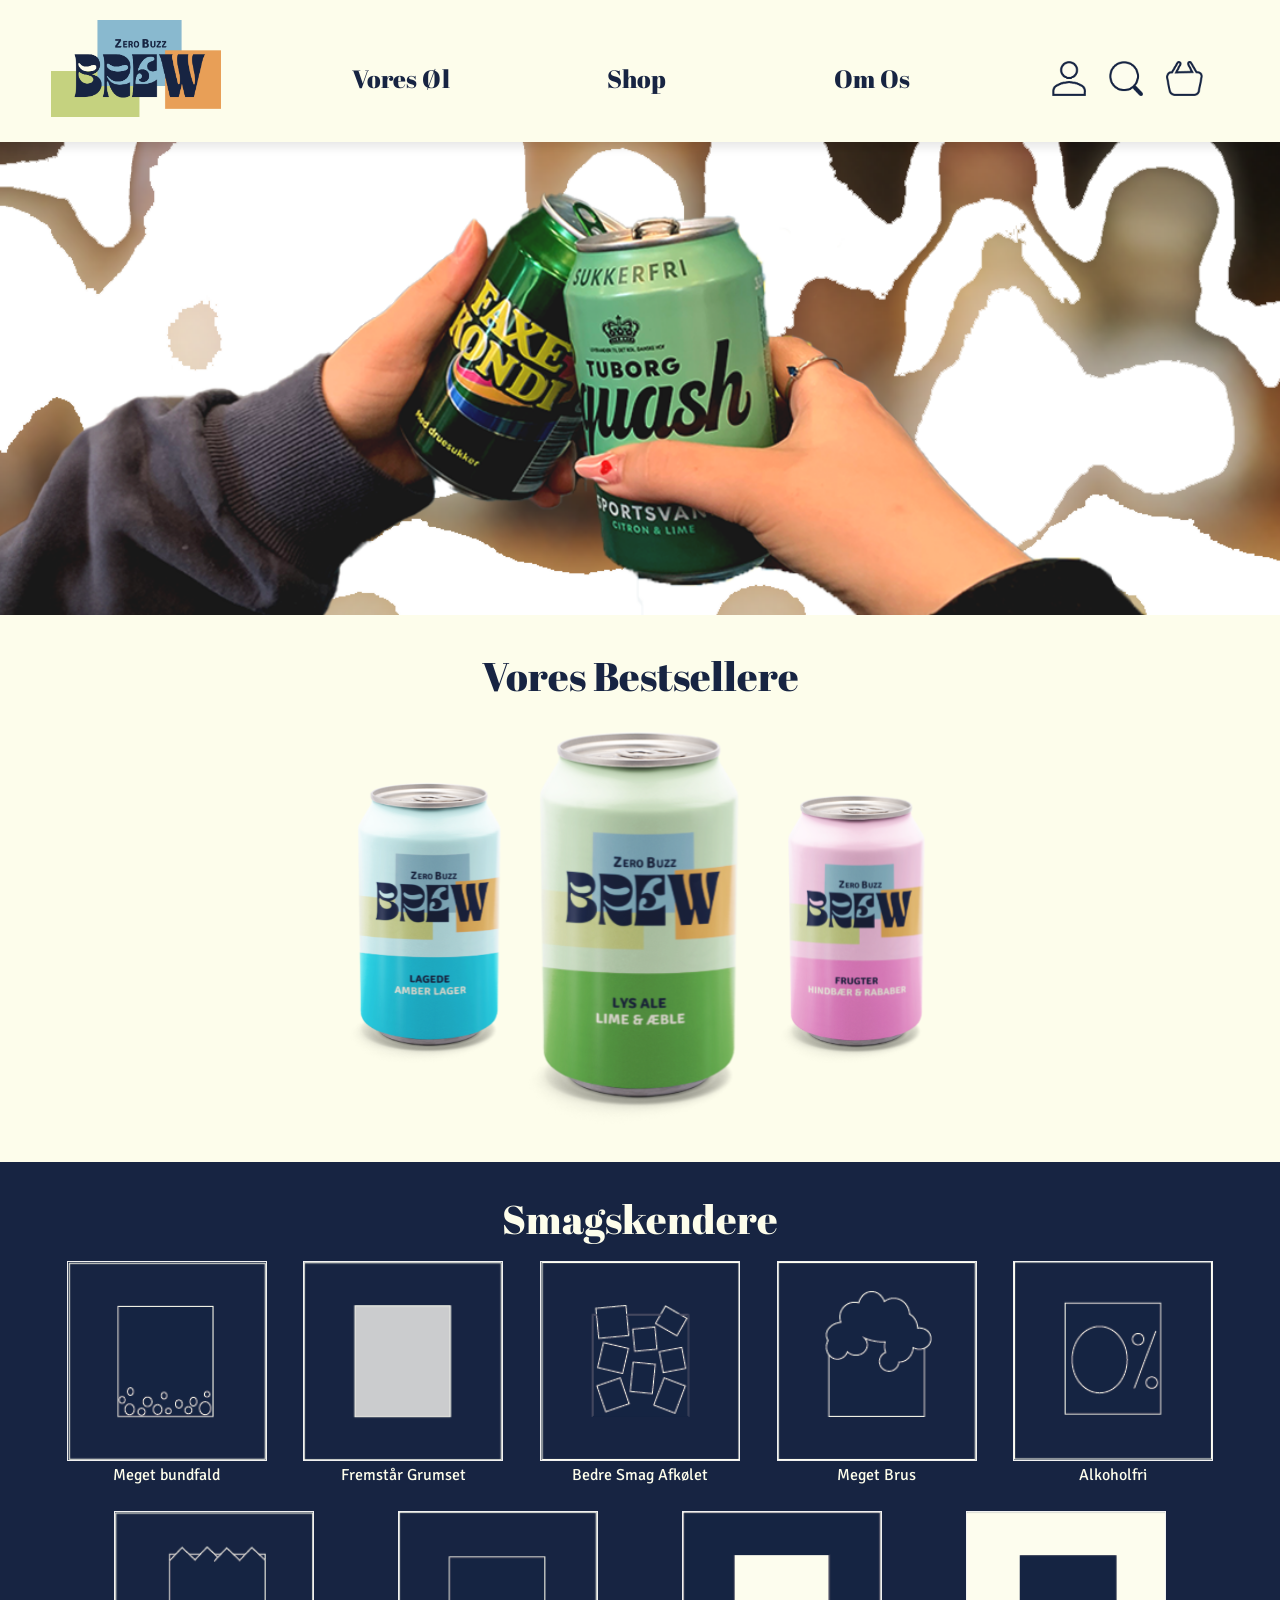
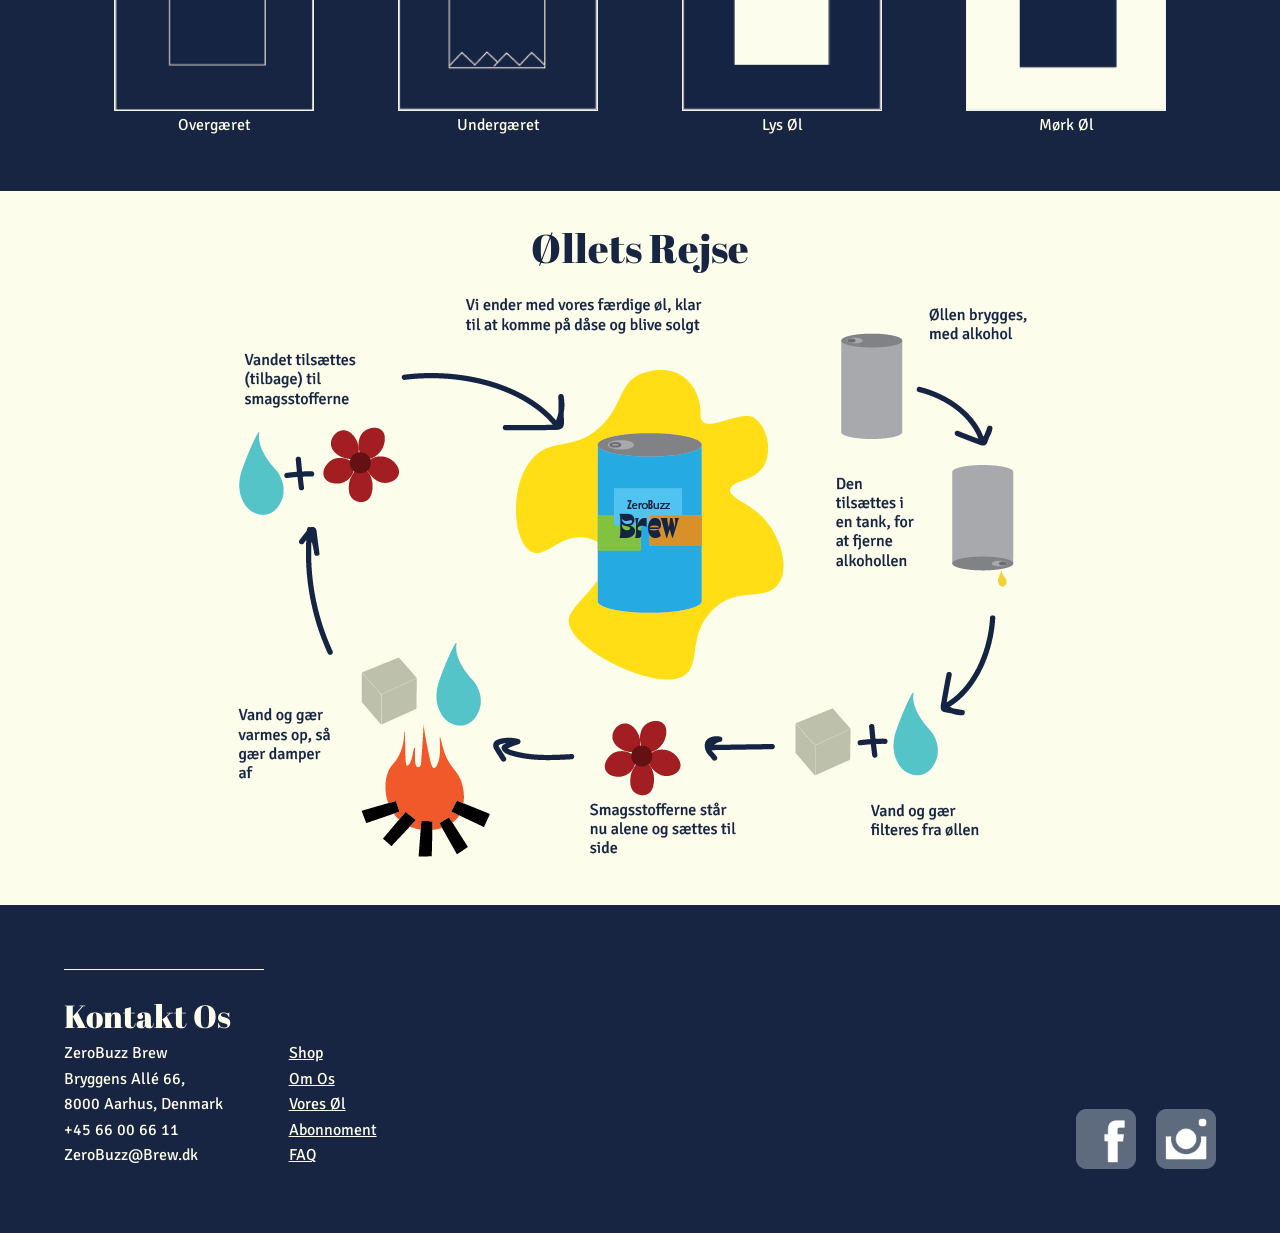
<file: index.html>
<!DOCTYPE html>
<html lang="en">
<head>
    <meta charset="UTF-8">
    <meta name="viewport" content="width=device-width, initial-scale=1.0">
    <link rel="preconnect" href="https://fonts.googleapis.com">
    <link rel="preconnect" href="https://fonts.gstatic.com" crossorigin>
    <link href="https://fonts.googleapis.com/css2?family=Abril+Fatface&family=Signika:wght@300..700&display=swap" rel="stylesheet">
    <link rel="stylesheet" href="style.css">
    <title>ZeroBuzz Brew | Special øl uden alkohol | Alkoholfri | Forside</title>
</head>
<body>
    <header id="hoved">
    </header>



    <main>

        <figure>
            <img id="skaal" src="img/forsidebillede1.png" alt="Billede af to der skåler i dåse øl">
        </figure>


        <article id="bestsell">
            <h2>Vores Bestsellere</h2>
            
            <figure id="bestsellere">
                <img class="brew" src="/img/blaabrew.svg" alt="Billede af øldåse med amber lager">
                <img class="brew" id="gronbrew" src="/img/gronbrew.svg" alt="Billede af øldåse med smag af lime og æble">
                <img class="brew" src="/img/pinkbrew.svg" alt="Billede af øldåse med hindbær og rababer smag">    
            </figure>
        </article>



        <article class="smagskendere">
            <h2>Smagskendere</h2>
            <figure>
                <div class="flip-card">
                    <div class="flip-card-inner">
                    <div class="flip-card-front">
                        <img src="img/ikonserie-mørk/ikonbundfald.png" alt="Mørk Øl ikon">
                    </div>
                    <div class="flip-card-back">
                        <h3>Meget Bundfald</h3>
                        <p>Øllen har naturligt meget bundfald, så ikke bliv bange når der kommer grums i bunden af øllen</p>
                    </div>
                    </div>
                    <p class="card">Meget bundfald</p>
                </div>

                <div class="flip-card">
                    <div class="flip-card-inner">
                    <div class="flip-card-front">
                        <img src="img/ikonserie-mørk/ikongrums.png" alt="alkoholfri øl med grums ikon">
                    </div>
                    <div class="flip-card-back">
                        <h3>Fremstår Grumset</h3>
                        <p>Denne fremstår grumset, så ikke bliv bange for noget er galt</p>
                    </div>
                    </div>
                    <p class="card">Fremstår Grumset</p>
                </div>

                <div class="flip-card">
                    <div class="flip-card-inner">
                    <div class="flip-card-front">
                        <img src="img/ikonserie-mørk/ikonkold.png" alt="Kold øl ikon">
                    </div>
                    <div class="flip-card-back">
                        <h3>Bedre Smag Afkølet</h3>
                        <p>Smagen ændre sig fra varm til kold - vi anbefaler at nyde den kold</p>
                    </div>
                    </div>
                    <p class="card">Bedre Smag Afkølet</p>
                </div>

                <div class="flip-card">
                    <div class="flip-card-inner">
                    <div class="flip-card-front">
                        <img src="img/ikonserie-mørk/ikonbrus.png" alt="alkoholfri øl med brus ikon">
                    </div>
                    <div class="flip-card-back">
                        <h3>Meget Brus</h3>
                        <p>Indeholder meget brus, så vil ikke være mulig at hælde op uden skum</p>
                    </div>
                    </div>
                    <p class="card">Meget Brus</p>
                </div>

                <div class="flip-card">
                    <div class="flip-card-inner">
                    <div class="flip-card-front">
                        <img src="img/ikonserie-mørk/ikonalkoholfri.png" alt="alkoholfri øl ikon">
                    </div>
                    <div class="flip-card-back">
                        <h3>Alkoholfri</h3>
                        <p>Denne øl er alkoholfri, med 0% alkohol, 0% virkning og 100% smag</p>
                    </div>
                    </div>
                    <p class="card">Alkoholfri</p>
                </div>
            </figure>
            <figure>
                <div class="flip-card">
                    <div class="flip-card-inner">
                    <div class="flip-card-front">
                        <img src="img/ikonserie-mørk/ikonogær.png" alt="alkoholfri øl med gær ikon">
                    </div>
                    <div class="flip-card-back">
                        <h3>Overgæret</h3>
                        <p>Denne øl er forgæret ved høj temperatur mellem 18-24 grader</p>
                    </div>
                    </div>
                    <p class="card">Overgæret</p>
                </div>

                <div class="flip-card">
                    <div class="flip-card-inner">
                    <div class="flip-card-front">
                        <img src="img/ikonserie-mørk/ikonugær.png" alt="alkoholfri øl uden gær ikon">
                    </div>
                    <div class="flip-card-back">
                        <h3>Undergæret</h3>
                        <p>Øllen er forgæret ved lave temperature mellem 8-14 grader</p>
                    </div>
                    </div>
                    <p class="card">Undergæret</p>
                </div>

                <div class="flip-card">
                    <div class="flip-card-inner">
                    <div class="flip-card-front">
                        <img src="img/ikonserie-mørk/ikonlys.png" alt="Lys øl ikon" >
                    </div>
                    <div class="flip-card-back">
                        <h3>Lys Øl</h3>
                        <p>Dette er en lys øl som du kender den - mindre bitterhed end mørk øl</p>
                    </div>
                    </div>
                    <p class="card">Lys Øl</p>
                </div>

                <div class="flip-card">
                    <div class="flip-card-inner">
                    <div class="flip-card-front">
                        <img src="img/ikonserie-mørk/ikonmork.png" alt="alkoholfri øl mørk ikon">
                    </div>
                    <div class="flip-card-back">
                        <h3>Mørk Øl</h3>
                        <p>Øllen er mørk, så præcis som du kender det er den i den mere bitre ende</p>
                    </div>
                    </div>
                    <p class="card">Mørk Øl</p>
                </div>

                

                

                

                

                
            </figure>
        </article>
        
        <article id="ølletsRejse">
            <h2>Øllets Rejse</h2>
            <img src="img/infographic-hvid.webp" alt="Infographic om hvor øllen går fra af indeholde alkohol til at være alkoholfri">
        </article>


    </main>



    <footer id="fod">
    </footer>

    <script src="js/js.js"></script>


</body>
</html>
</file>
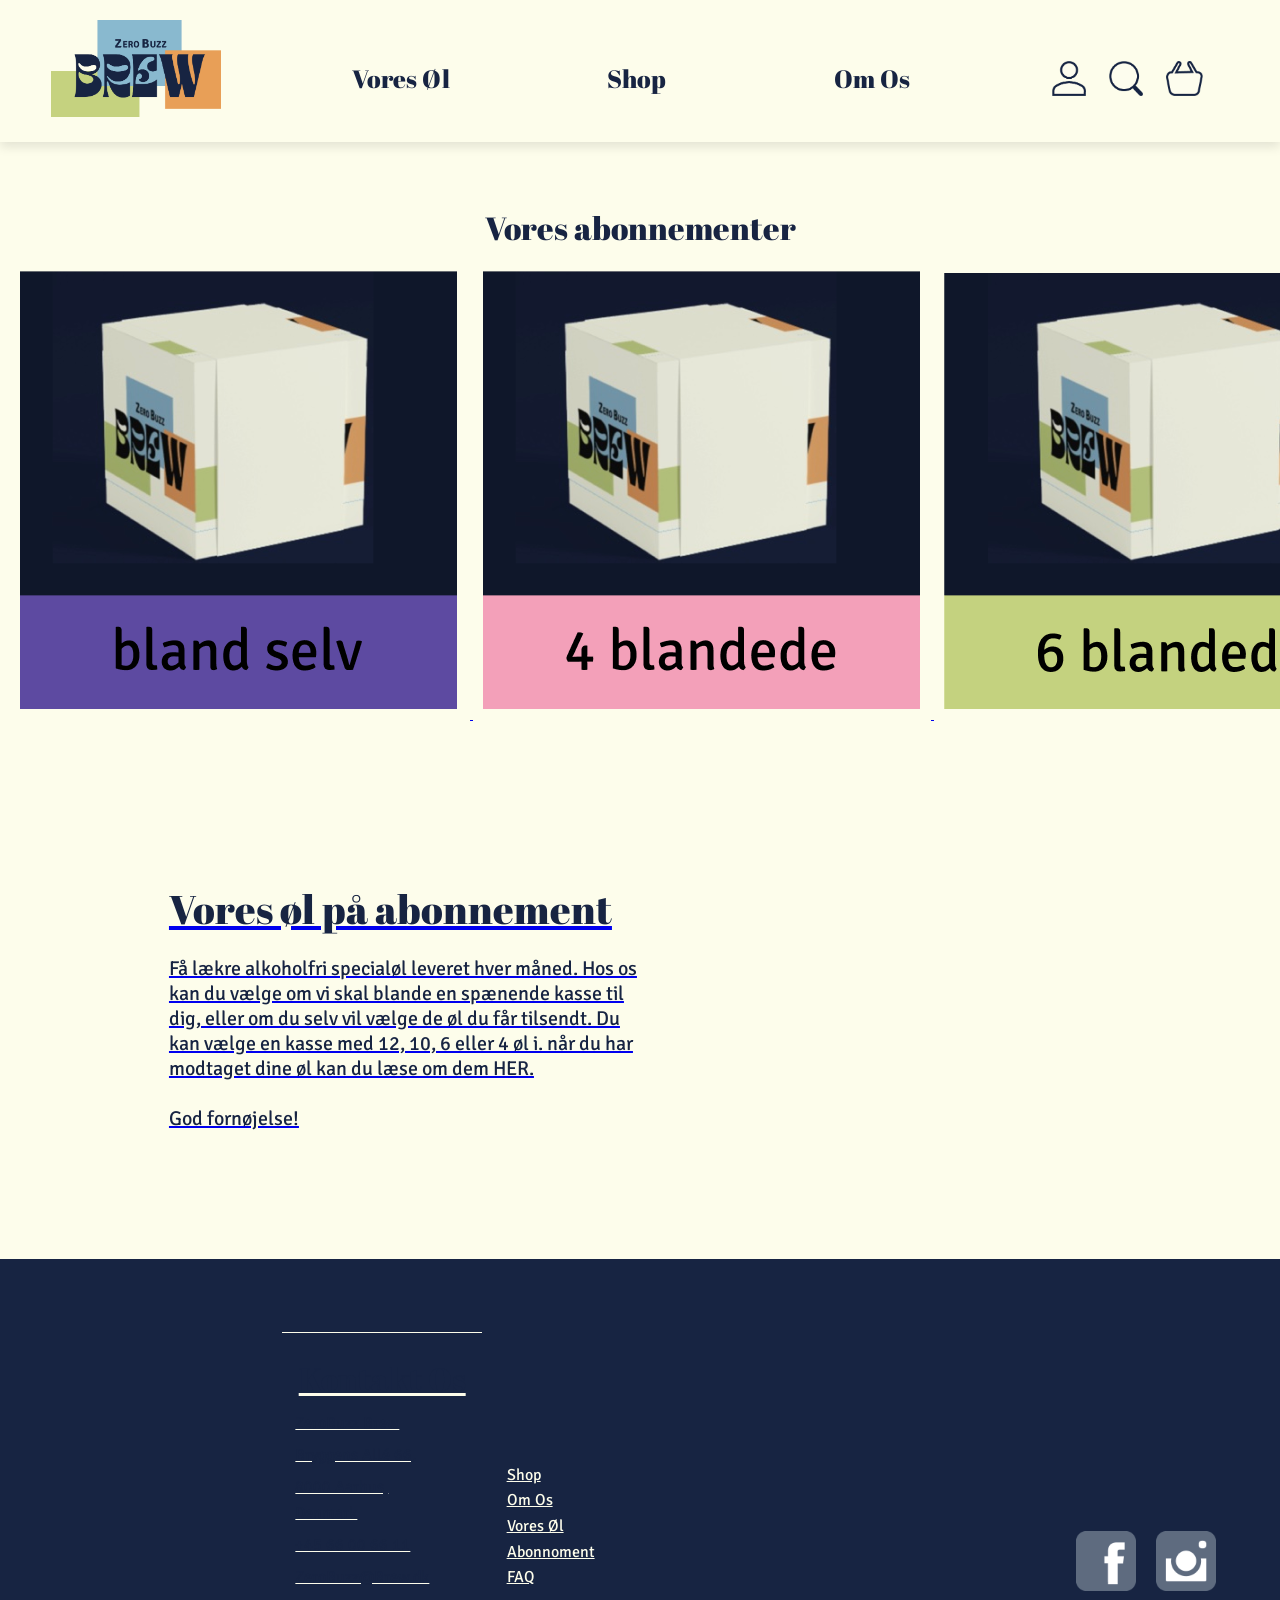
<file: abonnement.html>
<!DOCTYPE html>
<html lang="en">
<head>
    <meta charset="UTF-8">
    <meta name="viewport" content="width=device-width, initial-scale=1.0">
    <link rel="preconnect" href="https://fonts.googleapis.com">
    <link rel="preconnect" href="https://fonts.gstatic.com" crossorigin>
    <link href="https://fonts.googleapis.com/css2?family=Abril+Fatface&family=Signika:wght@300..700&display=swap" rel="stylesheet">
    <link rel="stylesheet" href="style.css">
    <link rel="stylesheet" href="abonnement.css">
    <title>Abonnementforside</title>
</head>
<body>
    <header>
        <a href="" class="menu"></a>
        <input type="checkbox" id="menu-bar">
        <label for="menu-bar">Menu</label>

        <nav class="navbar">

            <a href="index.html">
                <img src="/img/logolys.png" id="headlogo" alt="logo">
            </a>

            <ul>
                <li><a href="#">Vores Øl</a>
                    <ul>
                        <li><a href="#">Beskrivelse af øllene</a></li>
                        <li><a href="testforide.html">Test hvilken øl der passer til din smag</a></li>
                        <li><a href="ourbeer.html">Alkoholfri øl produktion</a></li>
                    </ul>
                </li>
                        
                <li><a href="#">Shop</a>
                    <ul>
                        <li><a href="oversigt.html">Oversigt over øllene</a></li>
                        <li><a href="abonnement.html">Abonnement</a></li>
                    </ul>
                </li>

                <li><a href="#">Om Os</a>
                    <ul>
                        <li><a href="/info.html">Vores historie</a></li>
                        <li><a href="#">Kontakt</a></li>
                    </ul>
                </li>

            </ul>

            <div class="headikoncontainer">
                <a href="shop.html">
                    <img src="/img/profile.webp" class="headikon" alt="ikon af profil">
                </a>

                <a href="#">
                    <img src="/img/search.webp" class="headikon" alt="ikon af loop til søgning af ord">
                </a>

                <a href="#">
                    <img src="/img/kurv.webp" class="headikon" alt="ikon til shoppingkurv og køb">
                </a>
            </div>
        </nav>
    </header>

    <main>
<h1>Vores abonnementer</h1>
<div class="scroll-container">
        <a href="blandselv.html"><img src="img/blandselv.png" alt="Image 1">
        <img src="img/4bla.png" alt="Image 2">
        <img src="img/6bla.png" alt="Image 3">
        <img src="img/10bla.png" alt="Image 4">
        <img src="img/12bla.png" alt="Image 5">
</div>

<article class="beskrivelse">
    <h2>Vores øl på abonnement</h2>
    <p>Få lækre alkoholfri specialøl leveret hver måned. Hos os kan du vælge om vi skal blande
        en spænende kasse til dig, eller om du selv vil vælge de øl du får tilsendt.
        Du kan vælge en kasse med 12, 10, 6 eller 4 øl i. når du har modtaget dine øl kan du læse
        om dem HER.
        <br>
        <br>
        God fornøjelse!</p>
            </article>

    </main>

      <footer>
        <div class="footer">
            <div id="section1">
                <div>
                    <h1>Kontakt Os</h1>
                    <p>ZeroBuzz Brew</p>
                    <p>Bryggens Allé 66,</p>
                    <p>8000 Aarhus, Denmark</p>
                    <p>+45 66 00 66 11</p>
                    <p>ZeroBuzz@Brew.dk</p>
                </div>
                <div id="footerlinks">
                    <a href="abonnoment.html">Shop</a>
                    <a href="abonnoment.html">Om Os</a>
                    <a href="abonnoment.html">Vores Øl</a>
                    <a href="abonnoment.html">Abonnoment</a>
                    <a href="abonnoment.html">FAQ</a>
                </div>
            </div>
            <div id="socialmedier">
                <img src="img/fb.webp" alt="Facebook icon" width="50">
                <img src="img/ig.webp" alt="Instagram icon" width="50">
            </div>
        </div>
    </footer>
</body>
</html>
</file>
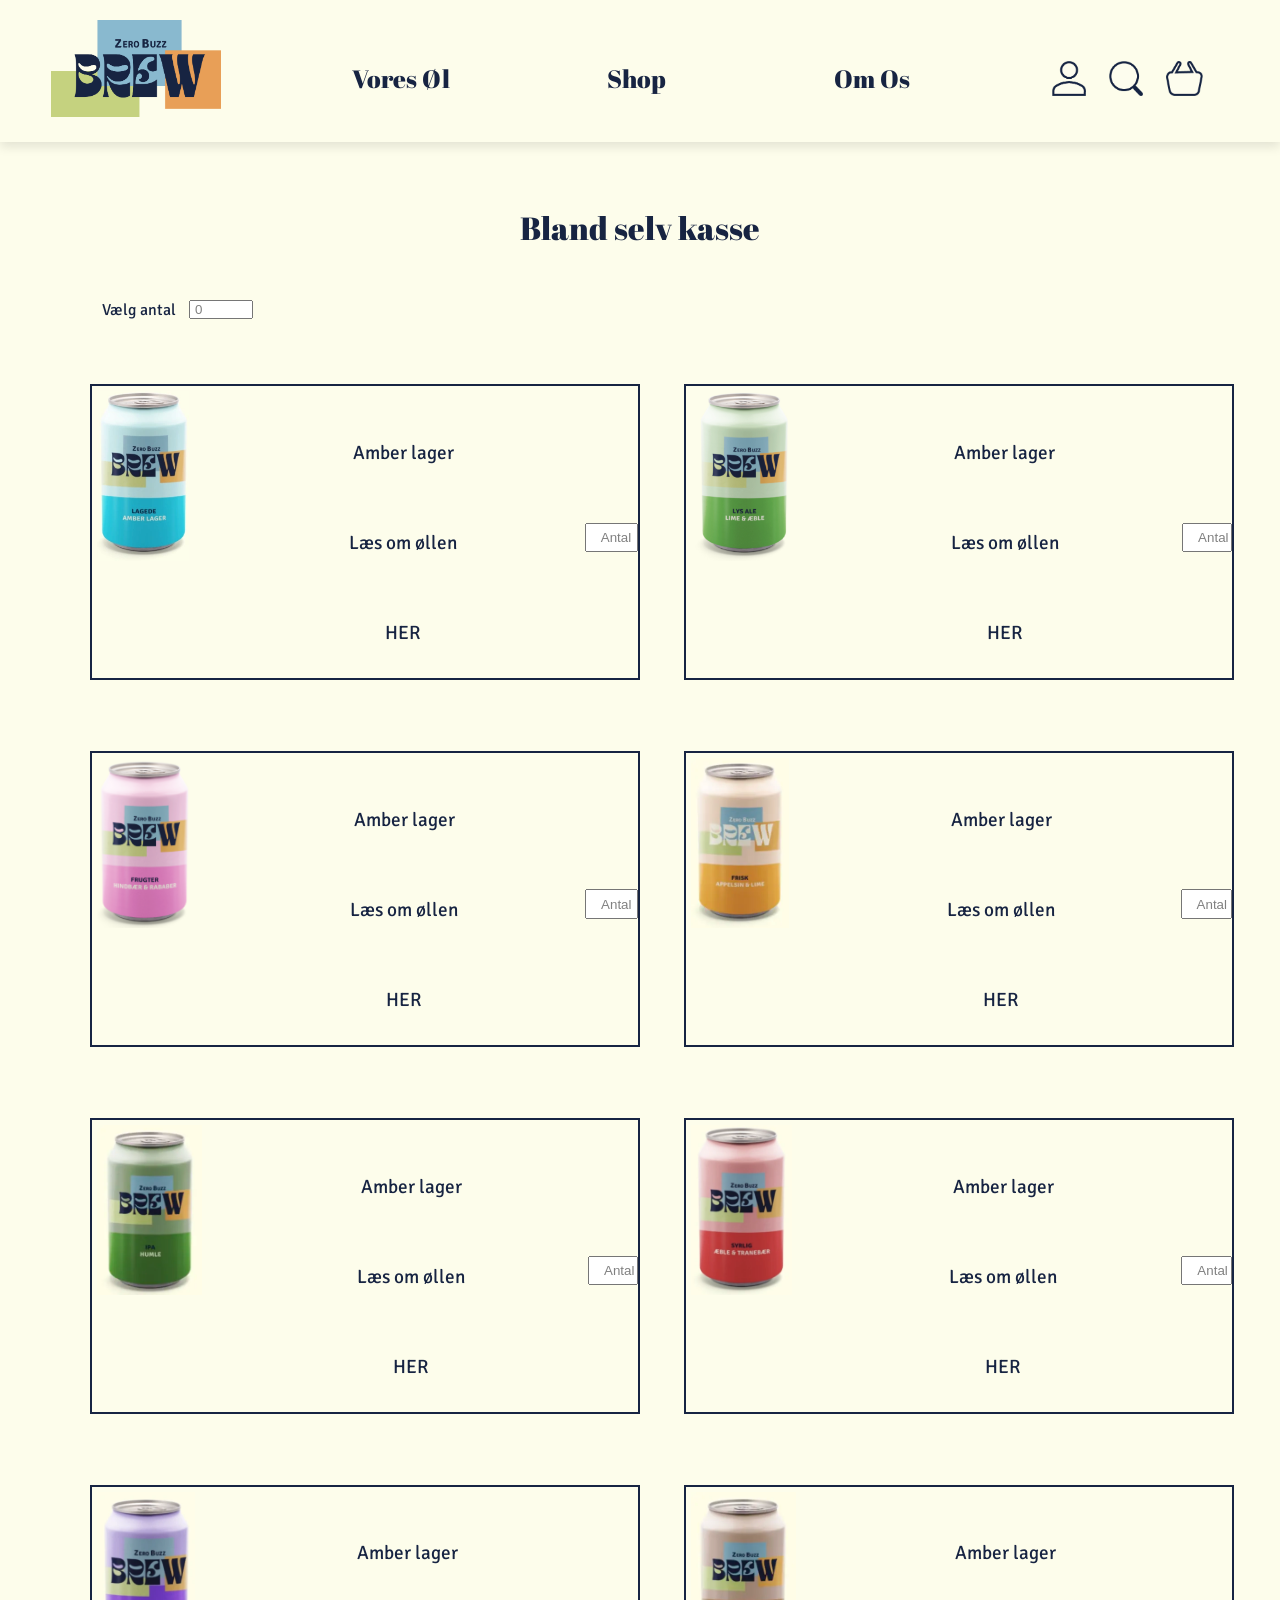
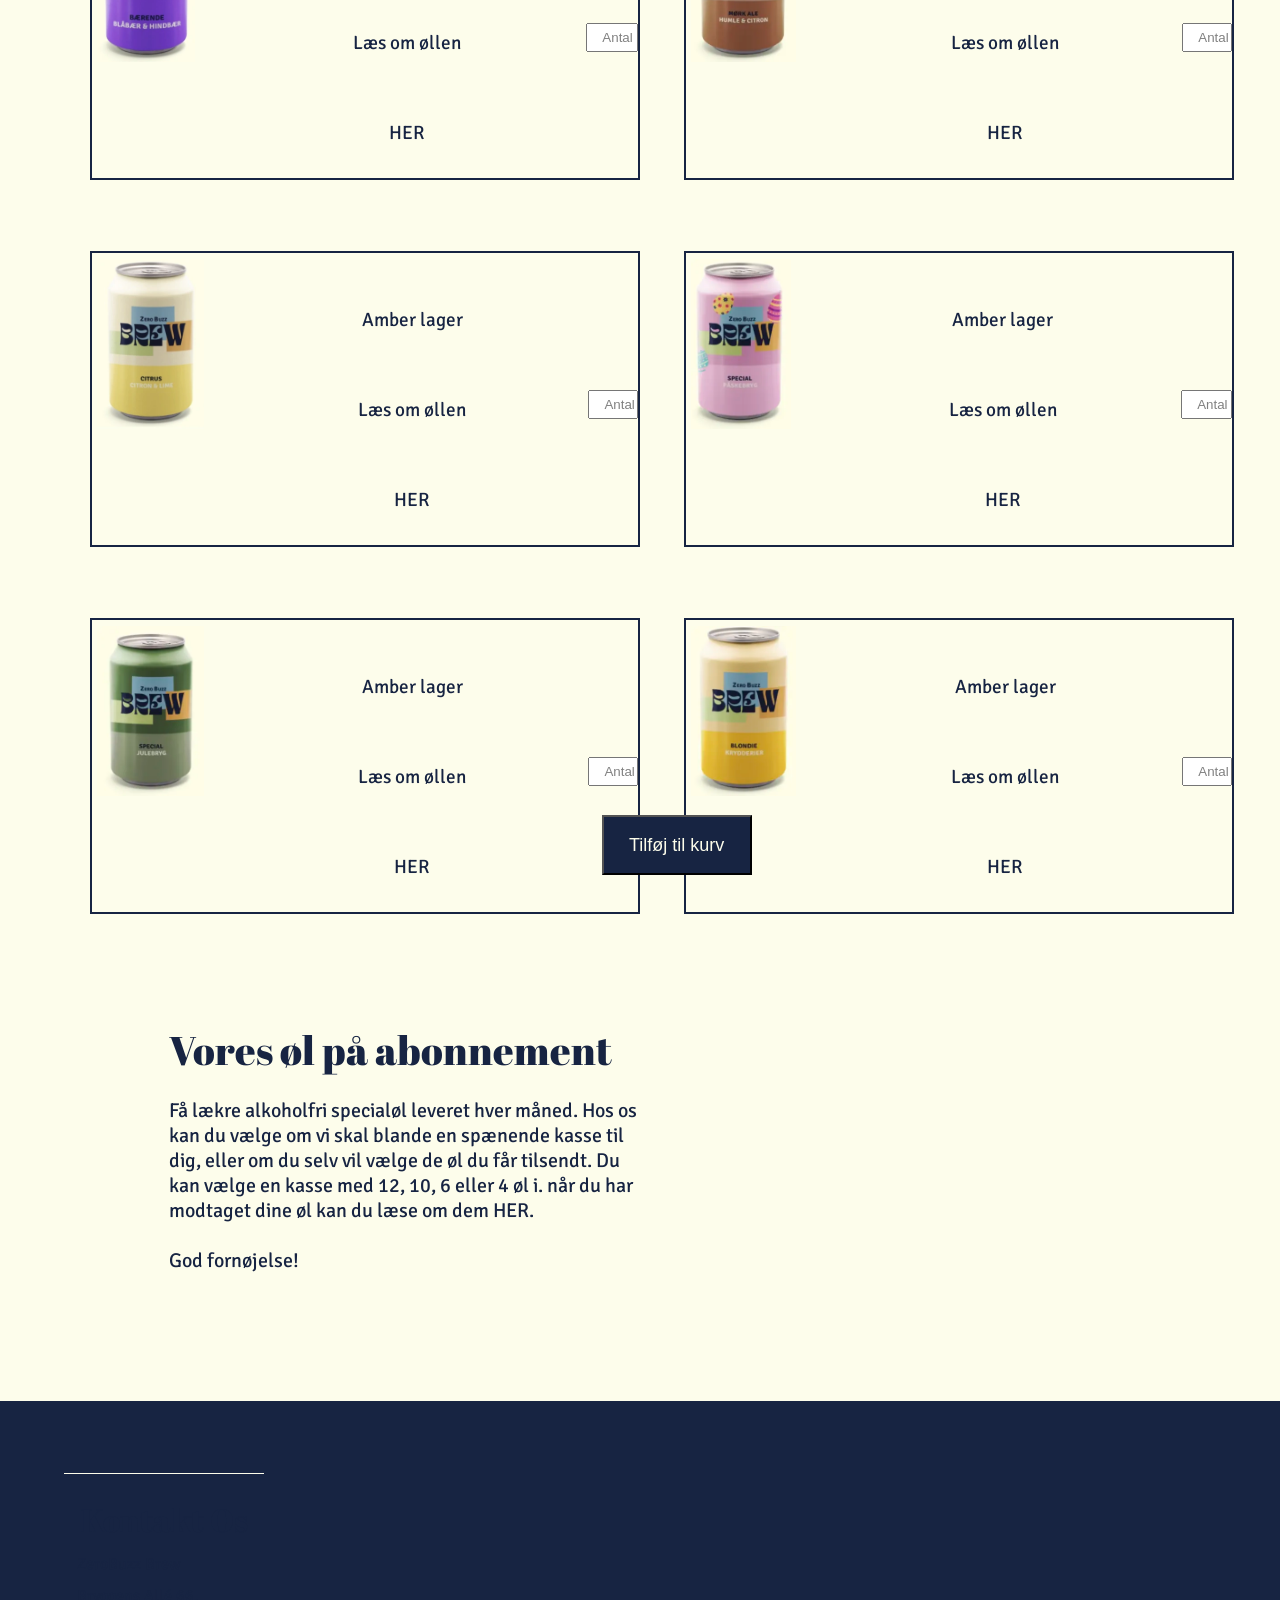
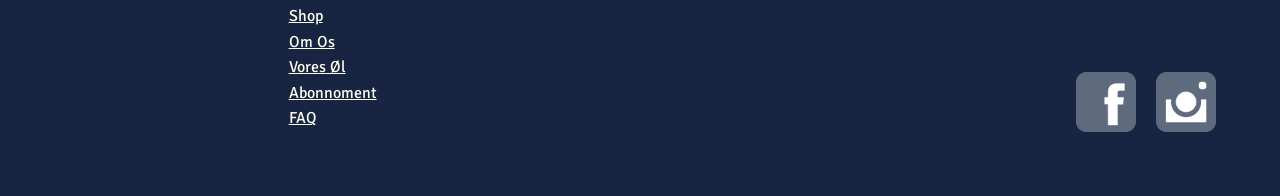
<file: blandselv.html>
<!DOCTYPE html>
<html lang="en">
<head>
    <meta charset="UTF-8">
    <meta name="viewport" content="width=device-width, initial-scale=1.0">
    <link rel="stylesheet" href="/style.css">
    <link rel="stylesheet" href="/abonnement.css">
    <title>Abbonement</title>
</head>
<body>
    <header id="hoved">
    </header>

    <main>
        <h1>Bland selv kasse</h1>

        <div class="antal">
        <p>Vælg antal</p>
        <input type="text" onfocus="this.value=''" value=" 0">
</div>
        <article class="ol">
        <div class="Amberlager">
            <img src="/img/blaa.webp" alt="Amber lager">
            <p>Amber lager
            <br>
Læs om øllen HER</p>
<input type="text" onfocus="this.value=''" value="    Antal">
        </div>
        <div class="Amberlager">
            <img src="/img/gron.webp" alt="Amber lager">
            <p>Amber lager
            <br>
            Læs om øllen HER</p>
            <input type="text" onfocus="this.value=''" value="    Antal">
        </div>
        <div class="Amberlager">
            <img src="/img/lyserod.webp" alt="Amber lager">
            <p>Amber lager
            <br>
            Læs om øllen HER</p>
            <input type="text" onfocus="this.value=''" value="    Antal">
        </div>
        <div class="Amberlager">
            <img src="/img/appelsinlime.webp" alt="Amber lager">
            <p>Amber lager
            <br>
            Læs om øllen HER</p>
            <input type="text" onfocus="this.value=''" value="    Antal">
        </div>
        <div class="Amberlager">
            <img src="/img/humle.webp" alt="Amber lager">
            <p>Amber lager
            <br>
            Læs om øllen HER</p>
            <input type="text" onfocus="this.value=''" value="    Antal">
        </div>
        <div class="Amberlager">
            <img src="/img/abletranebar.webp" alt="Amber lager">
            <p>Amber lager
            <br>
            Læs om øllen HER</p>
            <input type="text" onfocus="this.value=''" value="    Antal">
        </div>
        <div class="Amberlager">
            <img src="/img/blabarhindbar.webp" alt="Amber lager">
            <p>Amber lager
            <br>
            Læs om øllen HER</p>
            <input type="text" onfocus="this.value=''" value="    Antal">
        </div>
        <div class="Amberlager">
            <img src="/img/humlecitron.webp" alt="Amber lager">
            <p>Amber lager
            <br>
            Læs om øllen HER</p>
            <input type="text" onfocus="this.value=''" value="    Antal">
        </div>
        <div class="Amberlager">
            <img src="/img/citrus.webp" alt="Amber lager">
            <p>Amber lager
            <br>
            Læs om øllen HER</p>
            <input type="text" onfocus="this.value=''" value="    Antal">
        </div>
        <div class="Amberlager">
            <img src="/img/paskebryg.webp" alt="Amber lager">
            <p>Amber lager
            <br>
            Læs om øllen HER</p>
            <input type="text" onfocus="this.value=''" value="    Antal">
        </div>
        <div class="Amberlager">
            <img src="/img/julebryg.webp" alt="Amber lager">
            <p>Amber lager
            <br>
            Læs om øllen HER</p>
            <input type="text" onfocus="this.value=''" value="    Antal">
        </div>
        <div class="Amberlager">
            <img src="/img/blondie.webp" alt="Amber lager">
            <p>Amber lager
            <br>
            Læs om øllen HER</p>
            <input type="text" onfocus="this.value=''" value="    Antal">
        </div>
        </article>

        <button>Tilføj til kurv</button>

        <article class="beskrivelse">
<h2>Vores øl på abonnement</h2>
<p>Få lækre alkoholfri specialøl leveret hver måned. Hos os kan du vælge om vi skal blande
    en spænende kasse til dig, eller om du selv vil vælge de øl du får tilsendt.
    Du kan vælge en kasse med 12, 10, 6 eller 4 øl i. når du har modtaget dine øl kan du læse
    om dem HER.
    <br>
    <br>
    God fornøjelse!</p>
        </article>
    </main>
    
    <footer id="fod">
        
    </footer>

    <script src="js/js.js"></script>

</body>
</html>
</file>
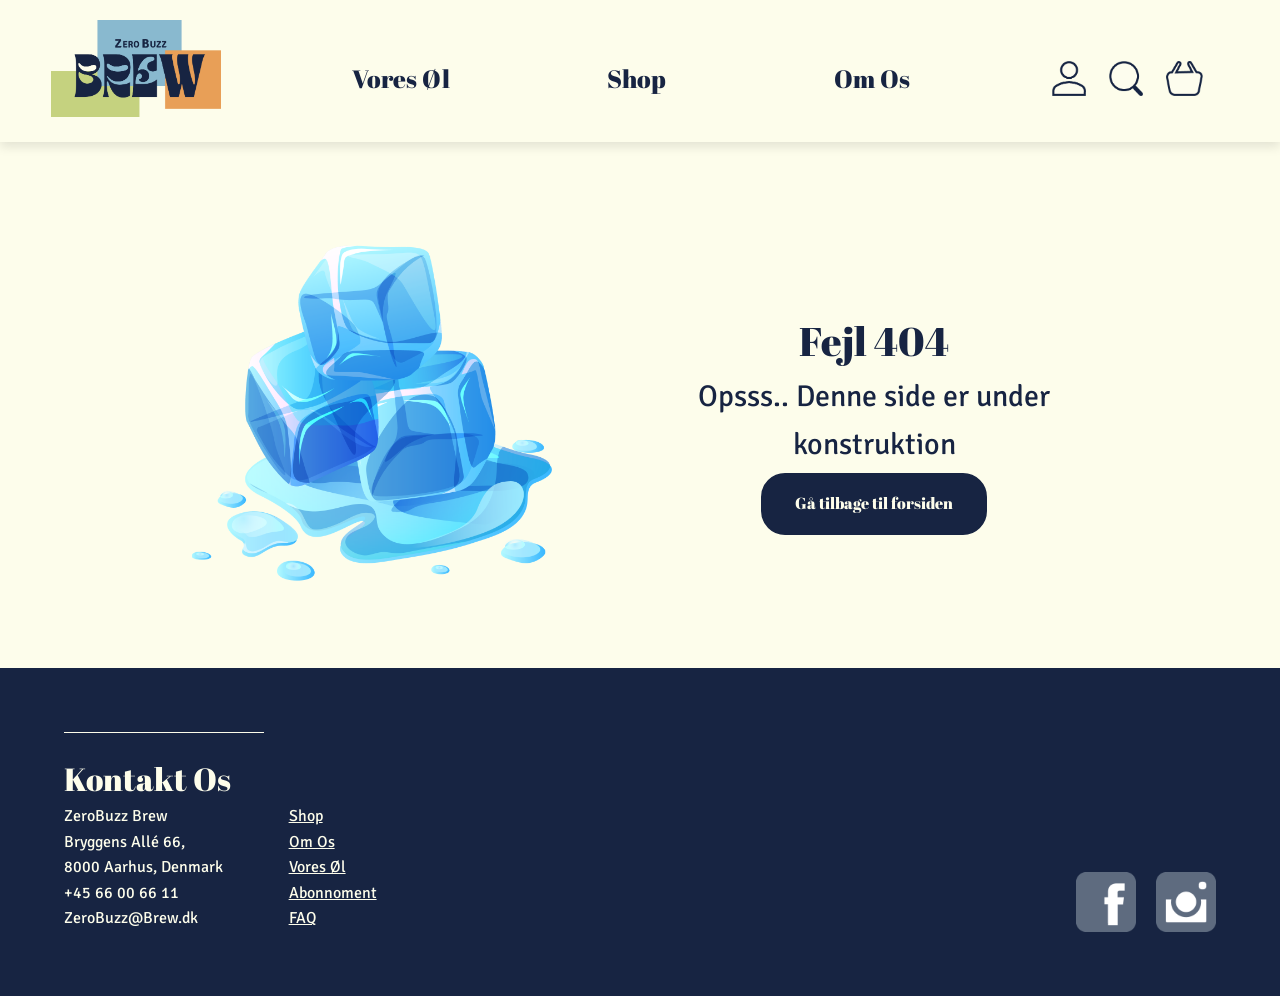
<file: fejl404.html>
<!DOCTYPE html>
<html lang="en">
<head>
    <meta charset="UTF-8">
    <meta name="viewport" content="width=device-width, initial-scale=1.0">
    <link rel="stylesheet" href="style.css">
    <title>Document</title>
</head>
<body>
    <header id="hoved">
    </header>

    <main>
        <article class="fejl">
            <div id="fejlbillede">
                <img src="img/icecups.webp" alt="smeltede isterninger">
            </div>
            <div id="fejlcontainer">
                <div id="fejltekst">
                    <h2>Fejl 404</h2>
                    <p>Opsss.. Denne side er under konstruktion</p>
                    <a href="index.html" class="tilbageforsideknap">Gå tilbage til forsiden</a>
                </div>
            </div>
            </div>
        </article>
    </main>

    <footer id="fod">
    </footer>

    <script src="js/js.js"></script>

</body>
</html>
</file>
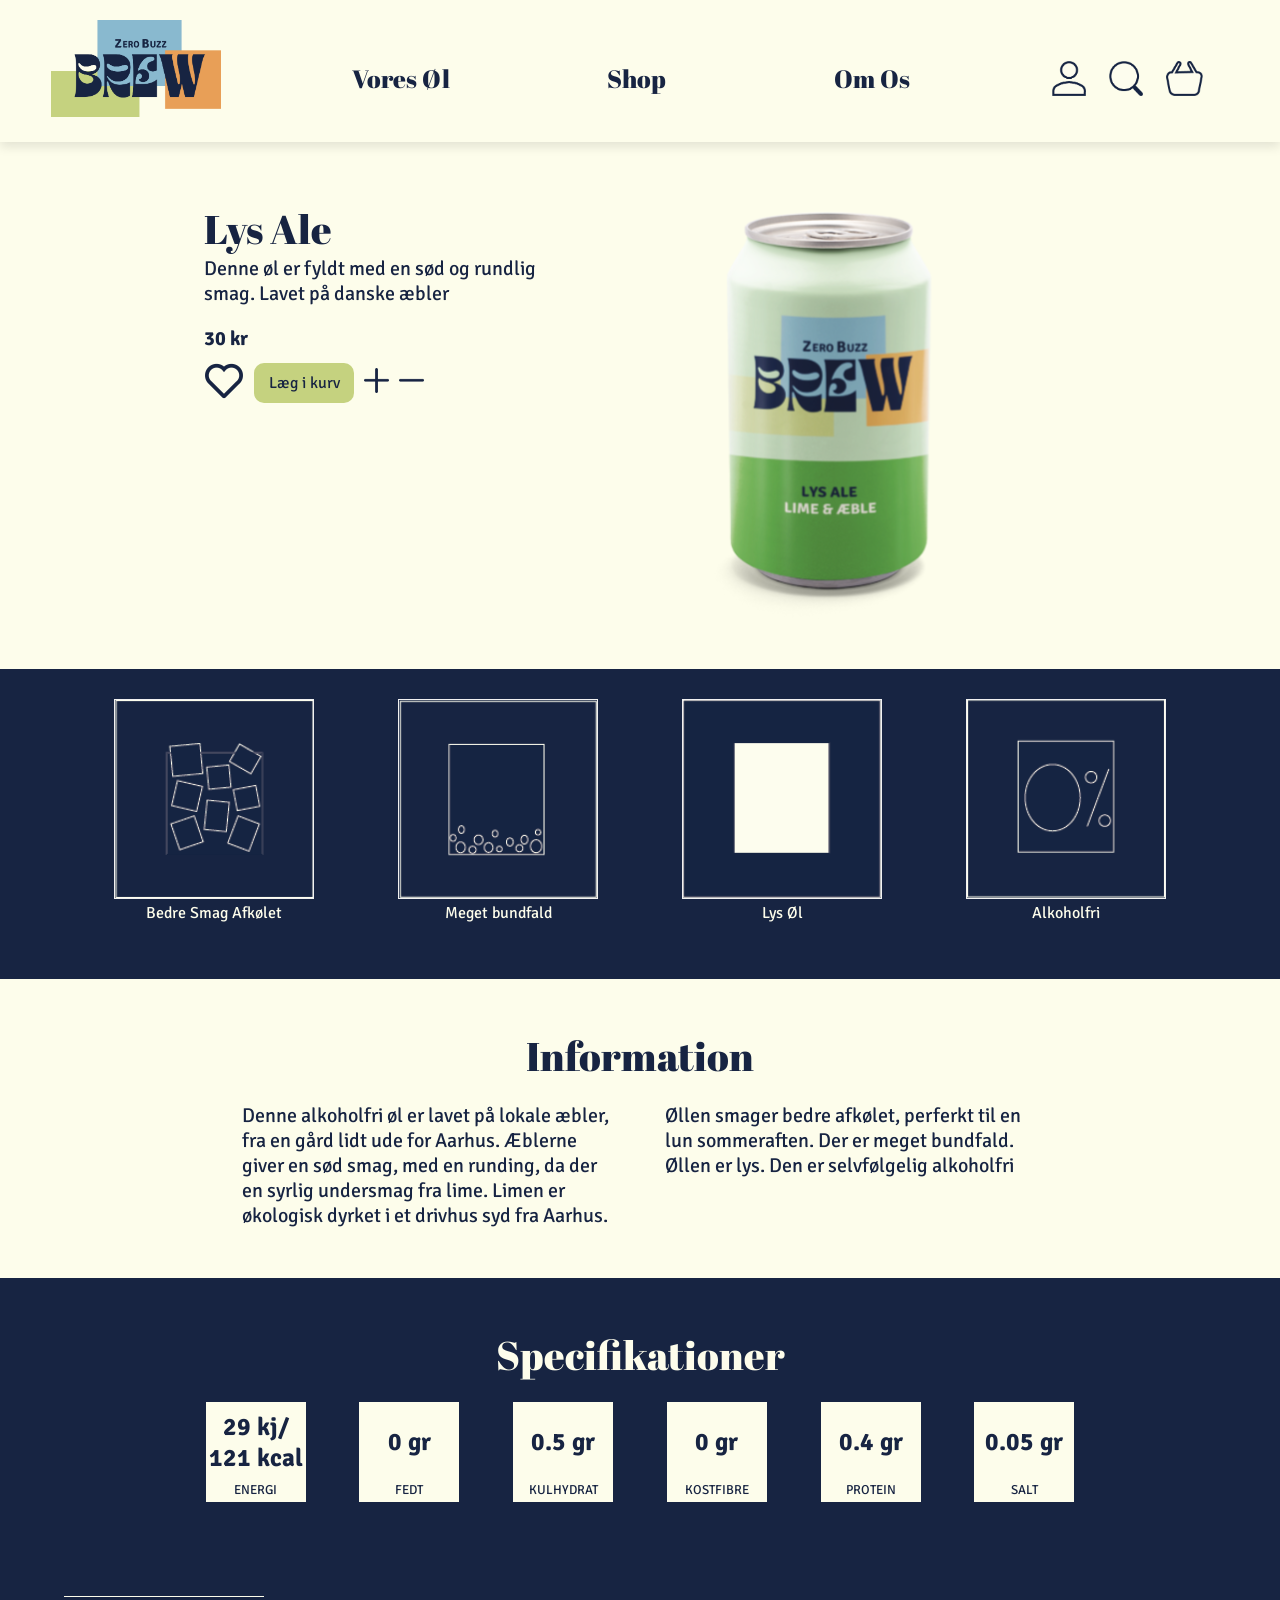
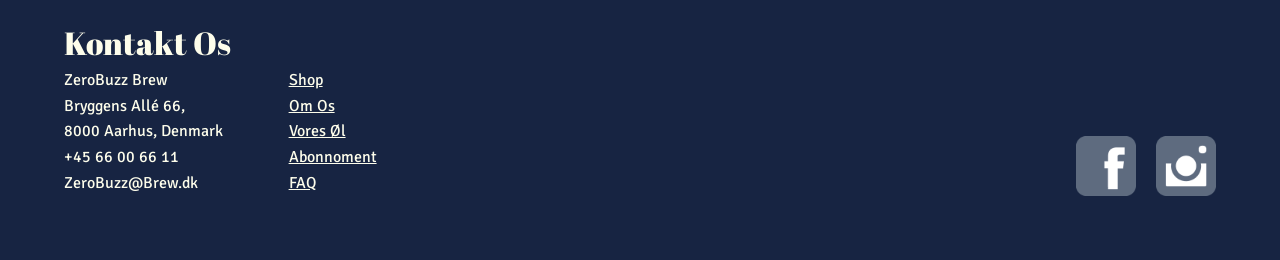
<file: lysAle.html>
<!DOCTYPE html>
<html lang="en">
<head>
    <meta charset="UTF-8">
    <meta name="viewport" content="width=device-width, initial-scale=1.0">
    <link rel="preconnect" href="https://fonts.googleapis.com">
    <link rel="preconnect" href="https://fonts.gstatic.com" crossorigin>
    <link href="https://fonts.googleapis.com/css2?family=Abril+Fatface&family=Signika:wght@300..700&display=swap" rel="stylesheet">
    <link rel="stylesheet" href="style.css">
    <title>ZeroBuzz Brew | Special øl uden alkohol | Alkoholfri | Lys Ale</title>
</head>
<body>
    <header id="hoved">
        
    </header>



    <main>

        <article class="produkt">
            <div class="beskrivelse">
                <h2>Lys Ale</h2>
                <p>Denne øl er fyldt med en sød og rundlig smag. Lavet på danske æbler</p>
                <p class="pris">30 kr</p>
                <div class="kobsIkoner">
                    <a href="#"><img src="img/heartmork.webp" alt="Hjerte ikon" onmouseover="this.src=`img/fuldheartmork.webp`" onmouseout="this.src=`img/heartmork.webp`"></a>
                    <button type="button" onclick="alert('Varen er lagt i kurv')">Læg i kurv</button>
                    <a href="#"><img class="mindre" src="img/plus.webp" alt="plus tegn"></a>
                    <a href="#"><img class="mindre" src="img/minus.webp" alt="minus tegn"></a>
                </div>
            </div>
            <div class="billedeAfDase">
                <img src="/img/gronbrew.svg" alt="Billede af øldåse med smag af lime og æble">
            </div>
        </article>



        <article class="smagskendere">
            <figure>
                <div class="flip-card">
                    <div class="flip-card-inner">
                    <div class="flip-card-front">
                        <img src="img/ikonserie-mørk/ikonkold.png" alt="Kold øl ikon">
                    </div>
                    <div class="flip-card-back">
                        <h3>Bedre Smag Afkølet</h3>
                        <p>Smagen ændre sig fra varm til kold - vi anbefaler at nyde den kold</p>
                    </div>
                    </div>
                    <p class="card">Bedre Smag Afkølet</p>
                </div>

                <div class="flip-card">
                    <div class="flip-card-inner">
                    <div class="flip-card-front">
                        <img src="img/ikonserie-mørk/ikonbundfald.png" alt="Mørk Øl ikon">
                    </div>
                    <div class="flip-card-back">
                        <h3>Meget Bundfald</h3>
                        <p>Øllen har naturligt meget bundfald, så ikke bliv bange når der kommer grums i bunden af øllen</p>
                    </div>
                    </div>
                    <p class="card">Meget bundfald</p>
                </div>

                <div class="flip-card">
                    <div class="flip-card-inner">
                    <div class="flip-card-front">
                        <img src="img/ikonserie-mørk/ikonlys.png" alt="Lys øl ikon" >
                    </div>
                    <div class="flip-card-back">
                        <h3>Lys Øl</h3>
                        <p>Dette er en lys øl som du kender den - mindre bitterhed end mørk øl</p>
                    </div>
                    </div>
                    <p class="card">Lys Øl</p>
                </div>

                <div class="flip-card">
                    <div class="flip-card-inner">
                    <div class="flip-card-front">
                        <img src="img/ikonserie-mørk/ikonalkoholfri.png" alt="alkoholfri øl ikon">
                    </div>
                    <div class="flip-card-back">
                        <h3>Alkoholfri</h3>
                        <p>Denne øl er alkoholfri, med 0% alkohol, 0% virkning og 100% smag</p>
                    </div>
                    </div>
                    <p class="card">Alkoholfri</p>
                </div>
            </figure>
        </article>
        


        <article class="information">
            <h2>Information</h2>
            <div class="tekstInformation">
                <div>
                <p>Denne alkoholfri øl er lavet på lokale æbler, fra en gård lidt ude for Aarhus. Æblerne giver en sød smag, med en runding, da der en syrlig undersmag fra lime. Limen er økologisk dyrket i et drivhus syd fra Aarhus. </p>
                </div>
                <div>
                <p>Øllen smager bedre afkølet, perferkt til en lun sommeraften. Der er meget bundfald. Øllen er lys. Den er selvfølgelig alkoholfri</p>
                </div>
            </div>
        </article>

        <article class="specifikationer">
            <h2>Specifikationer</h2>
            <div class="varedeklartion">
                <figure class="speciKasse">
                    <h4>29 kj/ 121 kcal</h4>
                    <p>ENERGI</p>
                </figure>
                <figure class="speciKasse">
                    <h4>0 gr</h4>
                    <p>FEDT</p>
                </figure>
                <figure class="speciKasse">
                    <h4>0.5 gr</h4>
                    <p>KULHYDRAT</p>
                </figure>
                <figure class="speciKasse">
                    <h4>0 gr</h4>
                    <p>KOSTFIBRE</p>
                </figure>
                <figure class="speciKasse">
                    <h4>0.4 gr</h4>
                    <p>PROTEIN</p>
                </figure>
                <figure class="speciKasse">
                    <h4>0.05 gr</h4>
                    <p>SALT</p>
                </figure>  
            </div>
        </article>


    </main>



    <footer id="fod">

    </footer>


    <script src="js/js.js"></script>


</body>
</html>
</file>
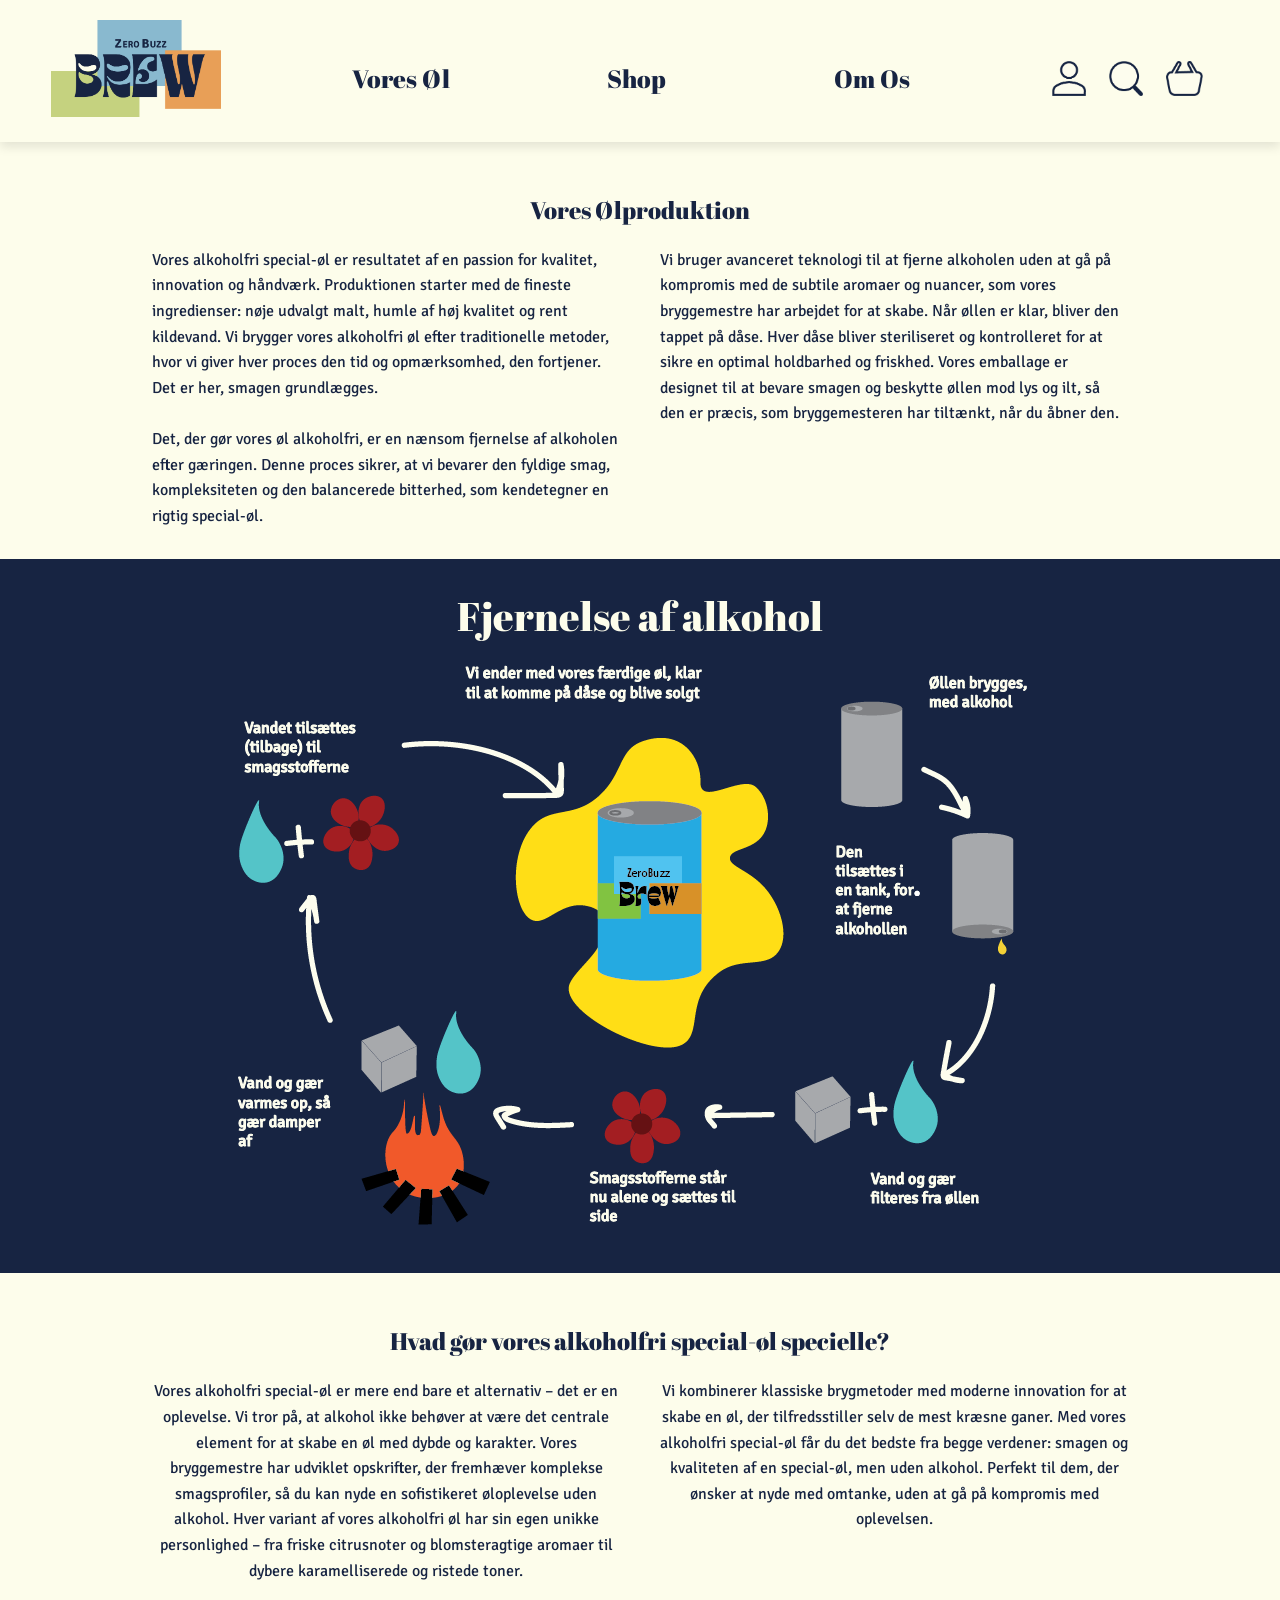
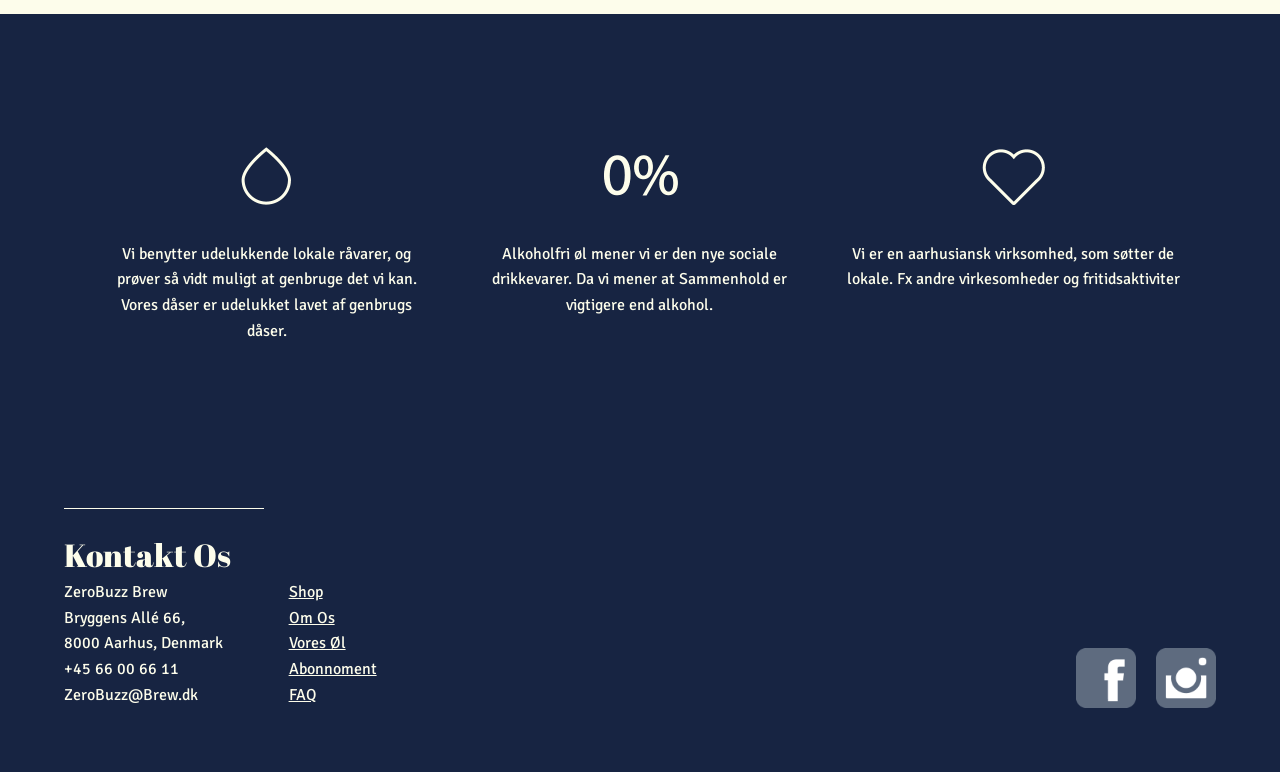
<file: ourbeer.html>
<!DOCTYPE html>
<html lang="en">
<head>
    <meta charset="UTF-8">
    <meta name="viewport" content="width=device-width, initial-scale=1.0">
    <link rel="stylesheet" href="style.css">
    <title>Document</title>
</head>
<body>
    <header id="hoved">
    </header>

    <main>
        <article class="produktion">
            <div id="overskriftproduktion">
                <h1>Vores Ølproduktion</h1>
            </div>
            <div id="produktiontekst">
                <div>
                    <p>Vores alkoholfri special-øl er resultatet af en passion for kvalitet, innovation og håndværk. Produktionen starter med de fineste ingredienser: nøje udvalgt malt, humle af høj kvalitet og rent kildevand. Vi brygger vores alkoholfri øl efter traditionelle metoder, hvor vi giver hver proces den tid og opmærksomhed, den fortjener. Det er her, smagen grundlægges.<br><br>
                    Det, der gør vores øl alkoholfri, er en nænsom fjernelse af alkoholen efter gæringen. Denne proces sikrer, at vi bevarer den fyldige smag, kompleksiteten og den balancerede bitterhed, som kendetegner en rigtig special-øl. </p>
                </div>
                <div>
                    <p>Vi bruger avanceret teknologi til at fjerne alkoholen uden at gå på kompromis med de subtile aromaer og nuancer, som vores bryggemestre har arbejdet for at skabe.
                        Når øllen er klar, bliver den tappet på dåse. Hver dåse bliver steriliseret og kontrolleret for at sikre en optimal holdbarhed og friskhed. Vores emballage er designet til at bevare smagen og beskytte øllen mod lys og ilt, så den er præcis, som bryggemesteren har tiltænkt, når du åbner den.</p>
                </div>
            </div>
        </article>

        <article id="ølletsRejse-produktion">
            <h2>Fjernelse af alkohol</h2>
            <img src="img/infographic-sort.webp" alt="Infographic om hvor øllen går fra af indeholde alkohol til at være alkoholfri">
        </article>

        <article class="produktion">
            <div id="overskriftproduktion">
                <h1>Hvad gør vores alkoholfri special-øl specielle?</h1>
            </div>
            <div id="produktiontekst">
                <div id="produktiontekst1">
                    <p>Vores alkoholfri special-øl er mere end bare et alternativ – det er en oplevelse. Vi tror på, at alkohol ikke behøver at være det centrale element for at skabe en øl med dybde og karakter. Vores bryggemestre har udviklet opskrifter, der fremhæver komplekse smagsprofiler, så du kan nyde en sofistikeret øloplevelse uden alkohol.
                        Hver variant af vores alkoholfri øl har sin egen unikke personlighed – fra friske citrusnoter og blomsteragtige aromaer til dybere karamelliserede og ristede toner. </p>
                </div>
                <div id="produktiontekst1">
                    <p>Vi kombinerer klassiske brygmetoder med moderne innovation for at skabe en øl, der tilfredsstiller selv de mest kræsne ganer.
                        Med vores alkoholfri special-øl får du det bedste fra begge verdener: smagen og kvaliteten af en special-øl, men uden alkohol. Perfekt til dem, der ønsker at nyde med omtanke, uden at gå på kompromis med oplevelsen.</p>
                </div>
            </div>
        </article>

        <article class="facts">
            <div class="gridfacts">
                <div>
                    <img src="img/lysraindrop.webp" alt="regndråbe ikon">
                    <p>Vi benytter udelukkende lokale råvarer, og prøver så vidt muligt at genbruge det vi kan. Vores dåser er udelukket lavet af genbrugs dåser. </p>
                </div>
                <div>
                    <img src="img/lysalkoholfriprocent.webp" alt="0% ikon">
                    <p>Alkoholfri øl mener vi er den nye sociale drikkevarer. Da vi mener at Sammenhold er vigtigere end alkohol. </p>
                </div>
                <div>
                    <img src="img/lysheart.webp" alt="hjerte ikon">
                    <p>Vi er en aarhusiansk virksomhed, som søtter de lokale. Fx andre virkesomheder og fritidsaktiviter </p>
                </div>
            </div>
        </article>
    </main>

    <footer id="fod">
    </footer>

    <script src="js/js.js"></script>

</body>
</html>
</file>
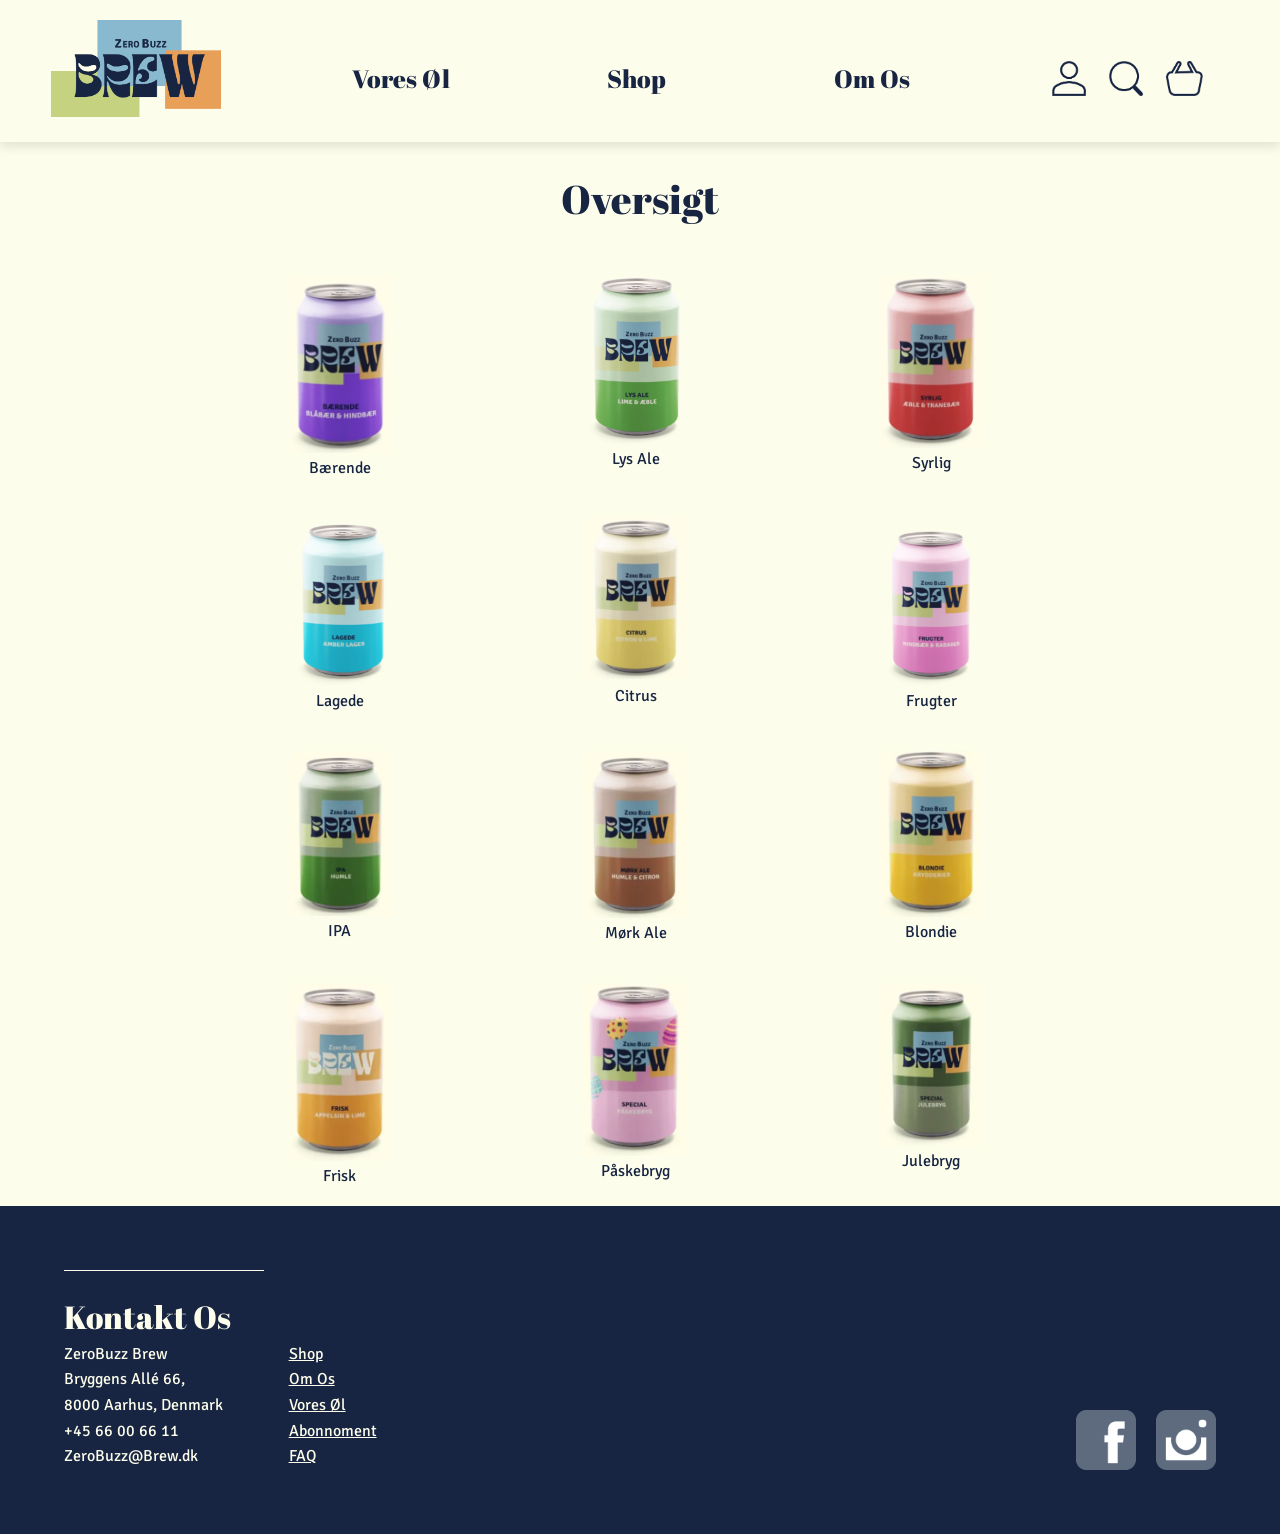
<file: oversigt.html>
<!DOCTYPE html>
<html lang="en">
<head>
    <meta charset="UTF-8">
    <meta name="viewport" content="width=device-width, initial-scale=1.0">
    <link rel="preconnect" href="https://fonts.googleapis.com">
    <link rel="preconnect" href="https://fonts.gstatic.com" crossorigin>
    <link href="https://fonts.googleapis.com/css2?family=Abril+Fatface&family=Signika:wght@300..700&display=swap" rel="stylesheet">
    <link rel="stylesheet" href="style.css">
    <title>ZeroBuzz Brew | Special øl uden alkohol | Alkoholfri | Oversig over alle øl</title>
</head>
<body>
    <header id="hoved">
    </header>



    <main>
        <h2 id="oversigth2">Oversigt</h2>
        <figure id="oversigt">
            <a href="#" class="varianter">
                <img src="img/blabarhindbar.webp" alt="Øl bærende med smag af blåbær og hindbær">
                <p>Bærende</p>
            </a>

            <a href="lysAle.html" class="varianter">
                <img src="img/gron.webp" alt="Lys ale med smag af lime og æble">
                <p>Lys Ale</p>
            </a>

            <a href="#" class="varianter">
                <img src="img/abletranebar.webp" alt="Dåse med syrlig med smag af æble tranebær">
                <p>Syrlig</p>
            </a>

            <a href="#" class="varianter">
                <img src="img/blaabrew.svg" alt="Lagede øl med Amber lager">
                <p>Lagede</p>
            </a>

            <a href="#" class="varianter">
                <img src="img/citrus.webp" alt="Citrus øl med citron og lime">
                <p>Citrus</p>
            </a>

            <a href="#" class="varianter">
                <img src="img/pinkbrew.svg" alt="Frugt øl med hindbær og rababer">
                <p>Frugter</p>
            </a>

            <a href="#" class="varianter">
                <img src="img/humle.webp" alt="IPA med humle smag">
                <p>IPA</p>
            </a>
            
            <a href="#" class="varianter">
                <img src="img/humlecitron.webp" alt="Mørk ale med humle og citron smag">
                <p>Mørk Ale</p>
            </a> 

            <a href="#" class="varianter">
                <img src="img/blondie.webp" alt="Blondie med smag af krydderier">
                <p>Blondie</p>
            </a> 

            <a href="#" class="varianter">
                <img src="img/appelsinlime.webp" alt="Frisk med appelsin og lime smag">
                <p>Frisk</p>
            </a>

            <a href="#" class="varianter">
                <img src="img/paskebryg.webp" alt="Øl Påskebryg, en særvariant">
                <p>Påskebryg</p>
            </a>

            <a href="#" class="varianter">
                <img src="img/julebryg.webp" alt="Juleøl, en særvariant">
                <p>Julebryg</p>
            </a>
        </figure>


    </main>



    <footer id="fod">
    </footer>

    <script src="js/js.js"></script>


</body>
</html>
</file>
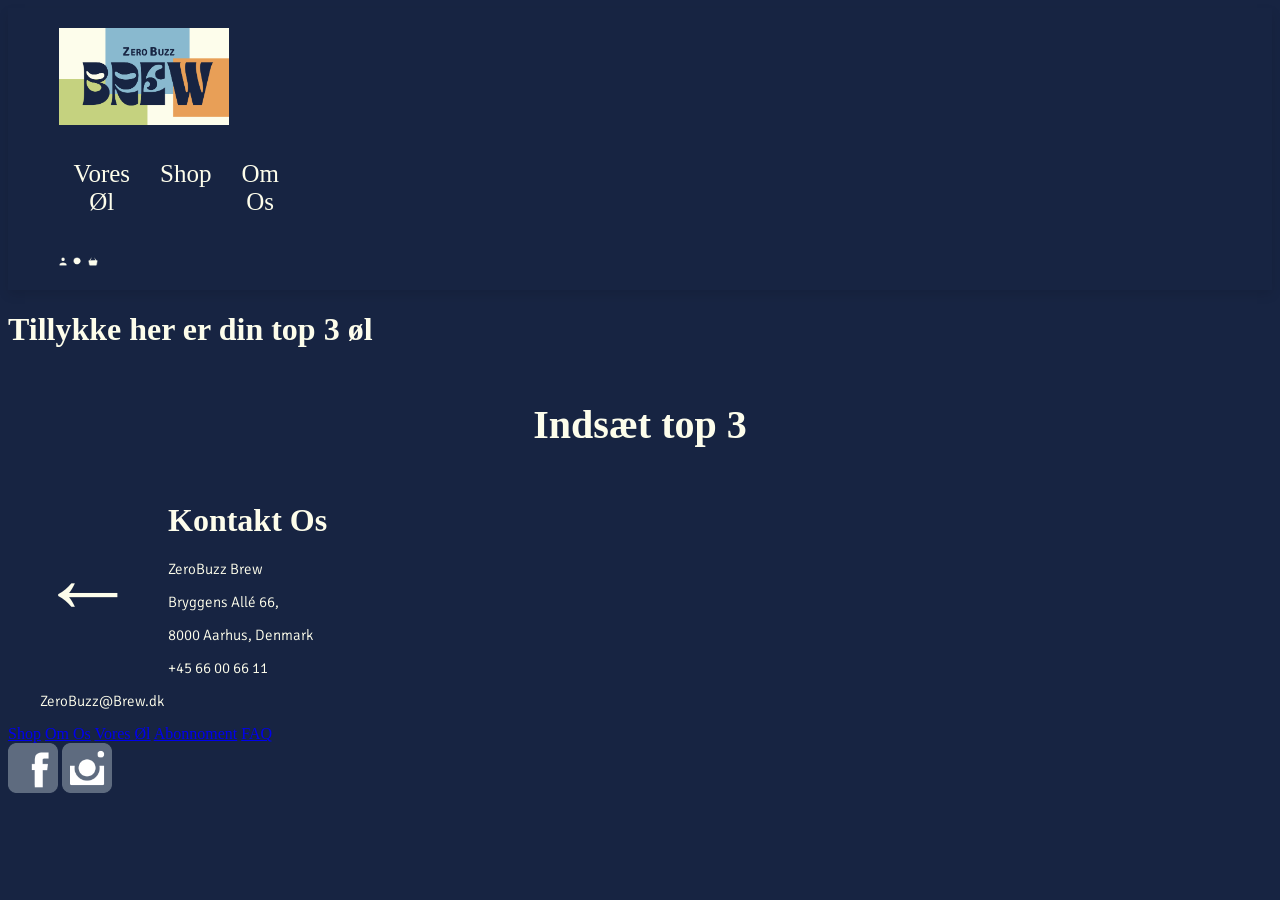
<file: resultat.html>
<!DOCTYPE html>
<html lang="en">
<head>
    <meta charset="UTF-8">
    <meta name="viewport" content="width=device-width, initial-scale=1.0">
    <link rel="preconnect" href="https://fonts.googleapis.com">
    <link rel="preconnect" href="https://fonts.gstatic.com" crossorigin>
    <link href="https://fonts.googleapis.com/css2?family=Abril+Fatface&family=Signika:wght@300..700&display=swap" rel="stylesheet">
    <link rel="stylesheet" href="test.css">
    <title>ZeroBuzz Brew | Special øl uden alkohol | Alkoholfri | Forside</title>
</head>
<body>
    <header id="hoved">
    </header>
    
    <main>
        <h1>
            Tillykke her er din top 3 øl
        </h1>
        <h2>
            Indsæt top 3
        </h2>

        <div class="pilv">
            <a href="test5.html">&#8592;</a>
        </div>
            
    </main>

    <footer id="fod">
    </footer>

    <script src="js/js.js"></script>

    
</body>
</html>
</file>
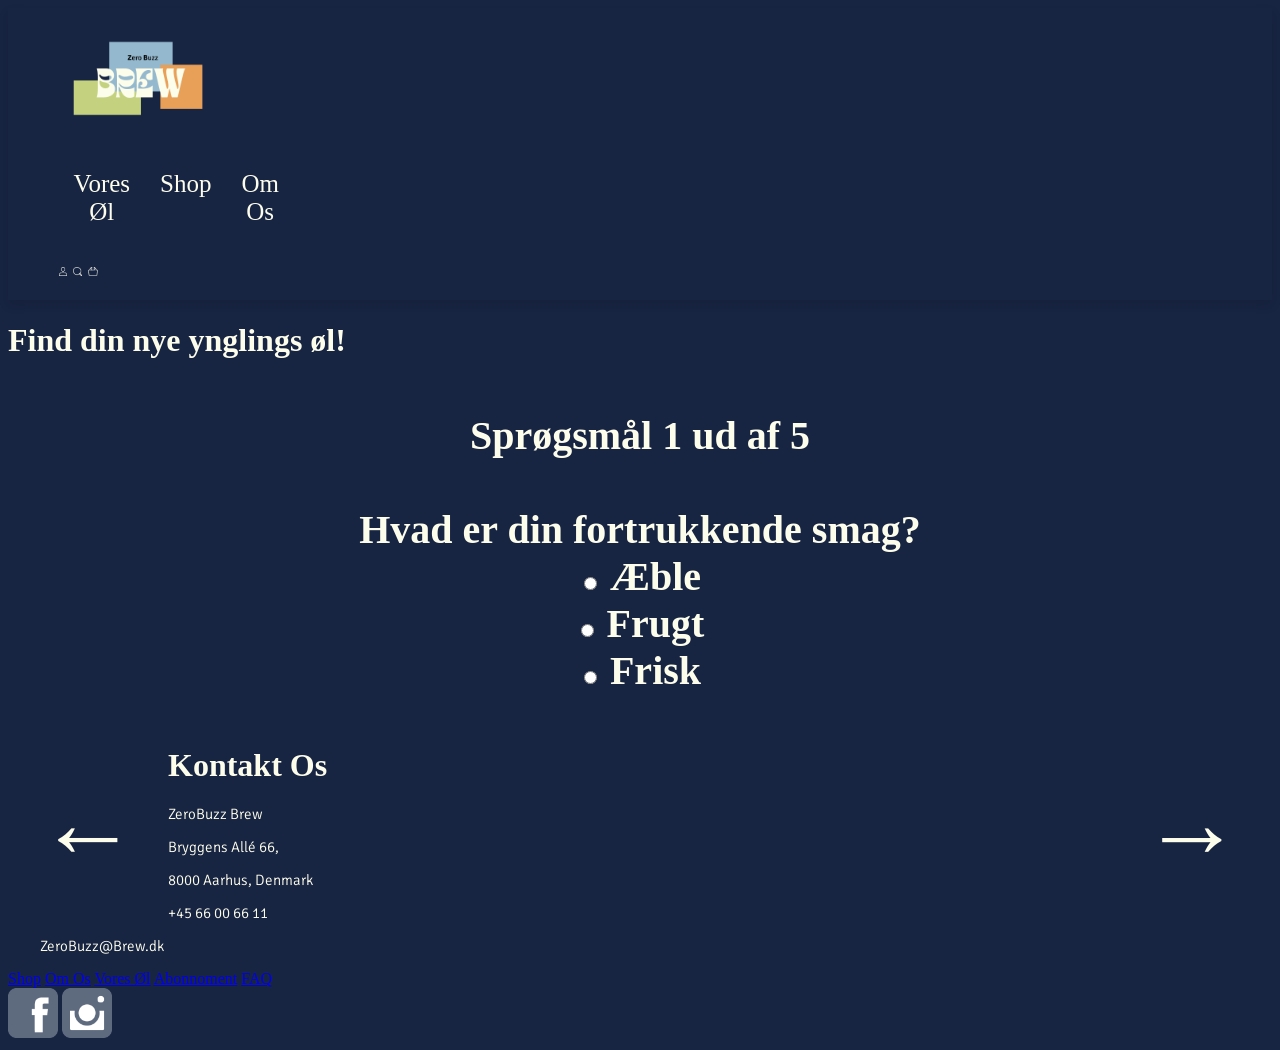
<file: test1.html>
<!DOCTYPE html>
<html lang="en">
<head>
    <meta charset="UTF-8">
    <meta name="viewport" content="width=device-width, initial-scale=1.0">
    <link rel="preconnect" href="https://fonts.googleapis.com">
    <link rel="preconnect" href="https://fonts.gstatic.com" crossorigin>
    <link href="https://fonts.googleapis.com/css2?family=Abril+Fatface&family=Signika:wght@300..700&display=swap" rel="stylesheet">
    <link rel="stylesheet" href="test.css">
    <title>ZeroBuzz Brew | Special øl uden alkohol | Alkoholfri | Forside</title>
</head>
<body>
    <header>
        <a href="" class="menu"></a>
        <input type="checkbox" id="menu-bar">
        <label for="menu-bar">Menu</label>

        <nav class="navbar">

            <a href="index.html">
                <img src="/img/mork.logo.png" id="headlogo" alt="logo">
            </a>

            <ul>
                <li><a href="#">Vores Øl</a>
                    <ul>
                        <li><a href="#">Beskrivelse af øllene</a></li>
                        <li><a href="testforide.html">Test hvilken øl der passer til din smag</a></li>
                        <li><a href="ourbeer.html">Alkoholfri øl produktion</a></li>
                    </ul>
                </li>
                        
                <li><a href="#">Shop</a>
                    <ul>
                        <li><a href="oversigt.html">Oversigt over øllene</a></li>
                        <li><a href="#">Abonnement</a></li>
                    </ul>
                </li>

                <li><a href="#">Om Os</a>
                    <ul>
                        <li><a href="/info.html">Vores historie</a></li>
                        <li><a href="#">Kontakt</a></li>
                    </ul>
                </li>

            </ul>

            <div class="headikoncontainer">
                <a href="shop.html">
                    <img src="/img/profillys.webp" class="headikon" alt="ikon af profil">
                </a>

                <a href="#">
                    <img src="/img/searchlys.webp" class="headikon" alt="ikon af loop til søgning af ord">
                </a>

                <a href="#">
                    <img src="/img/kurvlys.webp" class="headikon" alt="ikon til shoppingkurv og køb">
                </a>
            </div>
        </nav>
    </header>
    
    <main>
        <h1>
            Find din nye ynglings øl!
        </h1>
        <h2>
            Sprøgsmål 1 ud af 5 <br> <br>
            Hvad er din fortrukkende smag? <br>
            <label><input type="radio" name="capital" value="Able"> Æble</label><br>
            <label><input type="radio" name="capital" value="Frugt"> Frugt</label><br>
            <label><input type="radio" name="capital" value="Frisk"> Frisk</label><br>
        </h2>

        <div class="pilh">
            <a href="test2.html"> &#8594;</a>
            </div>
            
        <div class="pilv">
            <a href="testforide.html">&#8592;</a>
        </div>
    </main>

    <footer>
        <div class="footer">
            <div id="section1">
                <div>
                    <h1>Kontakt Os</h1>
                    <p>ZeroBuzz Brew</p>
                    <p>Bryggens Allé 66,</p>
                    <p>8000 Aarhus, Denmark</p>
                    <p>+45 66 00 66 11</p>
                    <p>ZeroBuzz@Brew.dk</p>
                </div>
                <div id="footerlinks">
                    <a href="abonnoment.html">Shop</a>
                    <a href="abonnoment.html">Om Os</a>
                    <a href="abonnoment.html">Vores Øl</a>
                    <a href="abonnoment.html">Abonnoment</a>
                    <a href="abonnoment.html">FAQ</a>
                </div>
            </div>
            <div id="socialmedier">
                <img src="img/fb.webp" alt="Facebook icon" width="50">
                <img src="img/ig.webp" alt="Instagram icon" width="50">
            </div>
        </div>
    </footer>
    
</body>
</html>
</file>
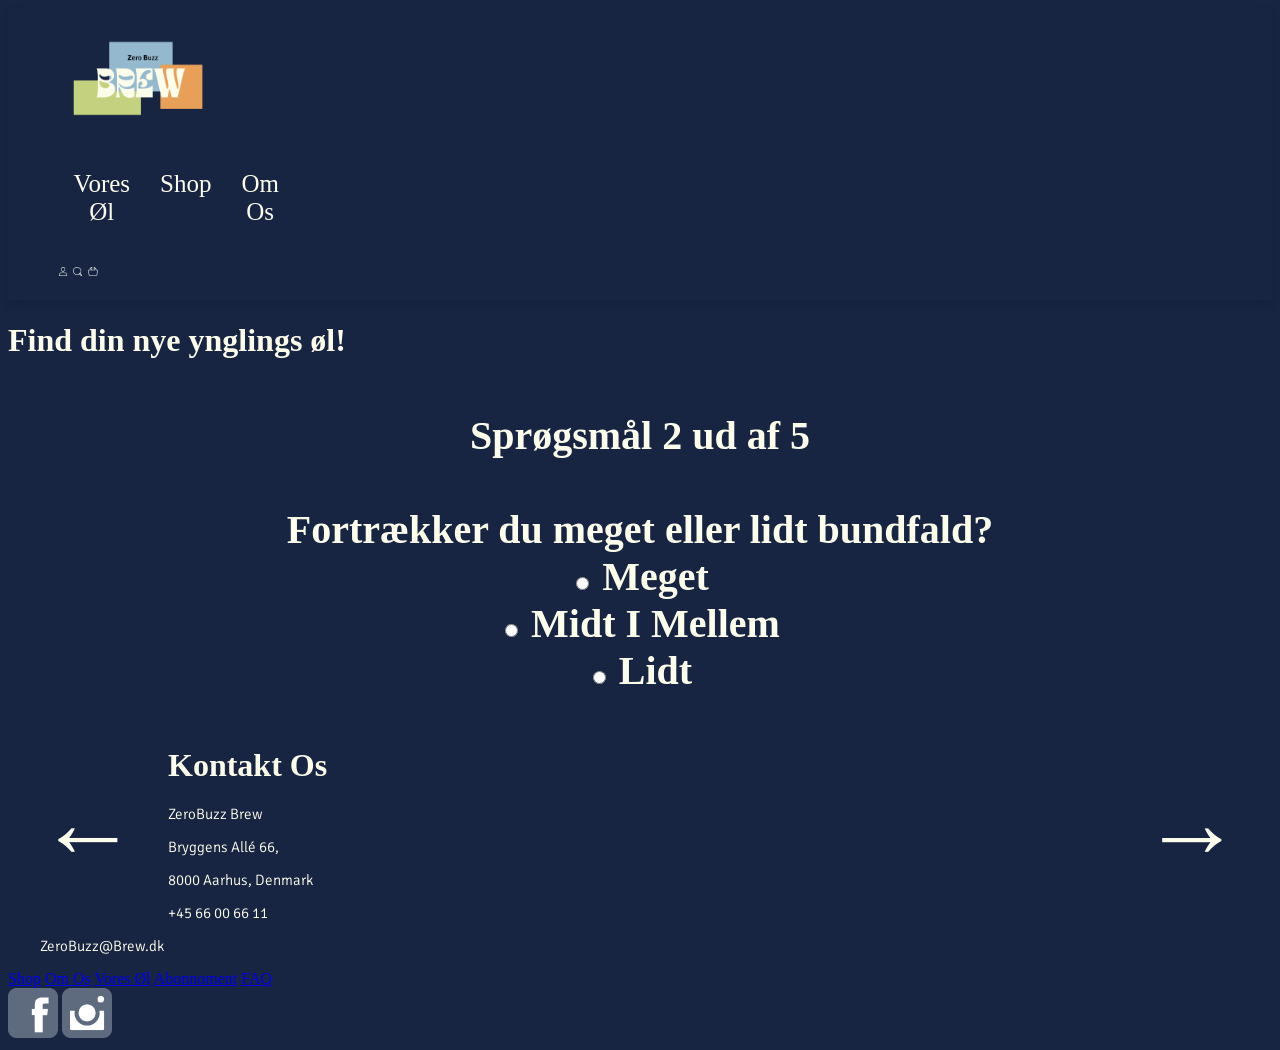
<file: test2.html>
<!DOCTYPE html>
<html lang="en">
<head>
    <meta charset="UTF-8">
    <meta name="viewport" content="width=device-width, initial-scale=1.0">
    <link rel="preconnect" href="https://fonts.googleapis.com">
    <link rel="preconnect" href="https://fonts.gstatic.com" crossorigin>
    <link href="https://fonts.googleapis.com/css2?family=Abril+Fatface&family=Signika:wght@300..700&display=swap" rel="stylesheet">
    <link rel="stylesheet" href="test.css">
    <title>ZeroBuzz Brew | Special øl uden alkohol | Alkoholfri | Forside</title>
</head>
<body>
    <header>
        <a href="" class="menu"></a>
        <input type="checkbox" id="menu-bar">
        <label for="menu-bar">Menu</label>

        <nav class="navbar">

            <a href="index.html">
                <img src="/img/mork.logo.png" id="headlogo" alt="logo">
            </a>

            <ul>
                <li><a href="#">Vores Øl</a>
                    <ul>
                        <li><a href="#">Beskrivelse af øllene</a></li>
                        <li><a href="testforide.html">Test hvilken øl der passer til din smag</a></li>
                        <li><a href="ourbeer.html">Alkoholfri øl produktion</a></li>
                    </ul>
                </li>
                        
                <li><a href="#">Shop</a>
                    <ul>
                        <li><a href="oversigt.html">Oversigt over øllene</a></li>
                        <li><a href="#">Abonnement</a></li>
                    </ul>
                </li>

                <li><a href="#">Om Os</a>
                    <ul>
                        <li><a href="/info.html">Vores historie</a></li>
                        <li><a href="#">Kontakt</a></li>
                    </ul>
                </li>

            </ul>

            <div class="headikoncontainer">
                <a href="shop.html">
                    <img src="/img/profillys.webp" class="headikon" alt="ikon af profil">
                </a>

                <a href="#">
                    <img src="/img/searchlys.webp" class="headikon" alt="ikon af loop til søgning af ord">
                </a>

                <a href="#">
                    <img src="/img/kurvlys.webp" class="headikon" alt="ikon til shoppingkurv og køb">
                </a>
            </div>
        </nav>
    </header>
    
    <main>
        <h1>
            Find din nye ynglings øl!
        </h1>
        <h2>
            Sprøgsmål 2 ud af 5 <br> <br>
            Fortrækker du meget eller lidt bundfald? <br>
            <label><input type="radio" name="capital" value="Meget"> Meget</label><br>
            <label><input type="radio" name="capital" value="MidtiMellem"> Midt I Mellem</label><br>
            <label><input type="radio" name="capital" value="Lidt"> Lidt</label><br>
        </h2>

        <div class="pilh">
            <a href="test3.html"> &#8594;</a>
            </div>
        
            <div class="pilv">
                <a href="test1.html">&#8592;</a>
            </div>
    </main>

    <footer>
        <div class="footer">
            <div id="section1">
                <div>
                    <h1>Kontakt Os</h1>
                    <p>ZeroBuzz Brew</p>
                    <p>Bryggens Allé 66,</p>
                    <p>8000 Aarhus, Denmark</p>
                    <p>+45 66 00 66 11</p>
                    <p>ZeroBuzz@Brew.dk</p>
                </div>
                <div id="footerlinks">
                    <a href="abonnoment.html">Shop</a>
                    <a href="abonnoment.html">Om Os</a>
                    <a href="abonnoment.html">Vores Øl</a>
                    <a href="abonnoment.html">Abonnoment</a>
                    <a href="abonnoment.html">FAQ</a>
                </div>
            </div>
            <div id="socialmedier">
                <img src="img/fb.webp" alt="Facebook icon" width="50">
                <img src="img/ig.webp" alt="Instagram icon" width="50">
            </div>
        </div>
    </footer>
    
</body>
</html>
</file>
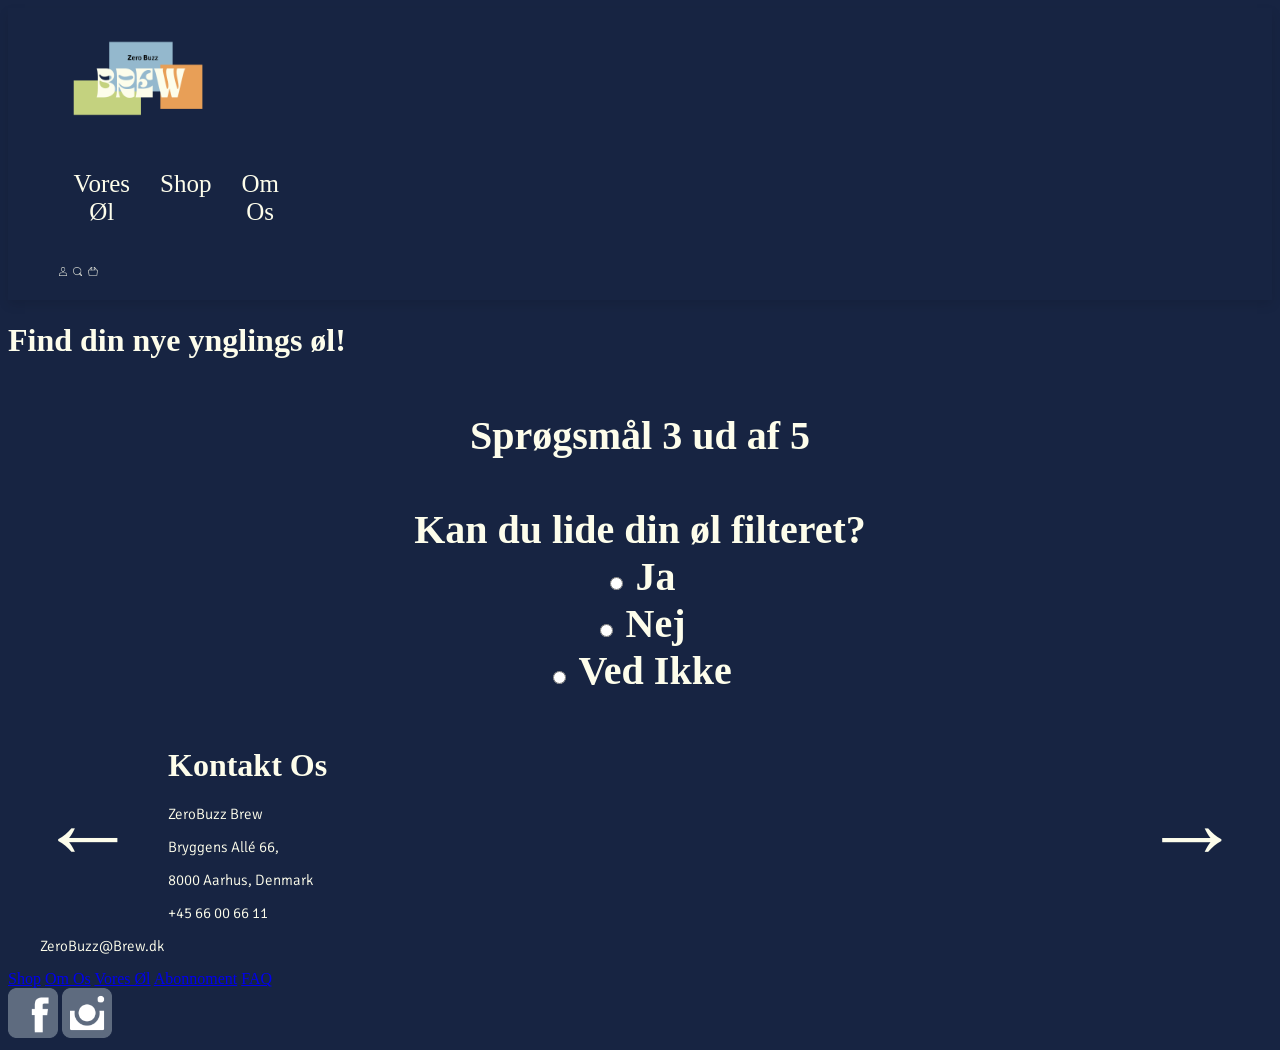
<file: test3.html>
<!DOCTYPE html>
<html lang="en">
<head>
    <meta charset="UTF-8">
    <meta name="viewport" content="width=device-width, initial-scale=1.0">
    <link rel="preconnect" href="https://fonts.googleapis.com">
    <link rel="preconnect" href="https://fonts.gstatic.com" crossorigin>
    <link href="https://fonts.googleapis.com/css2?family=Abril+Fatface&family=Signika:wght@300..700&display=swap" rel="stylesheet">
    <link rel="stylesheet" href="test.css">
    <title>ZeroBuzz Brew | Special øl uden alkohol | Alkoholfri | Forside</title>
</head>
<body>
    <header>
        <a href="" class="menu"></a>
        <input type="checkbox" id="menu-bar">
        <label for="menu-bar">Menu</label>

        <nav class="navbar">

            <a href="index.html">
                <img src="/img/mork.logo.png" id="headlogo" alt="logo">
            </a>

            <ul>
                <li><a href="#">Vores Øl</a>
                    <ul>
                        <li><a href="#">Beskrivelse af øllene</a></li>
                        <li><a href="testforide.html">Test hvilken øl der passer til din smag</a></li>
                        <li><a href="ourbeer.html">Alkoholfri øl produktion</a></li>
                    </ul>
                </li>
                        
                <li><a href="#">Shop</a>
                    <ul>
                        <li><a href="oversigt.html">Oversigt over øllene</a></li>
                        <li><a href="abonnement.html">Abonnement</a></li>
                    </ul>
                </li>

                <li><a href="#">Om Os</a>
                    <ul>
                        <li><a href="/info.html">Vores historie</a></li>
                        <li><a href="#">Kontakt</a></li>
                    </ul>
                </li>

            </ul>

            <div class="headikoncontainer">
                <a href="shop.html">
                    <img src="/img/profillys.webp" class="headikon" alt="ikon af profil">
                </a>

                <a href="#">
                    <img src="/img/searchlys.webp" class="headikon" alt="ikon af loop til søgning af ord">
                </a>

                <a href="#">
                    <img src="/img/kurvlys.webp" class="headikon" alt="ikon til shoppingkurv og køb">
                </a>
            </div>
        </nav>
    </header>
    
    <main>
        <h1>
            Find din nye ynglings øl!
        </h1>
        <h2>
            Sprøgsmål 3 ud af 5 <br> <br>
            Kan du lide din øl filteret? <br>
            <label><input type="radio" name="capital" value="Ja"> Ja</label><br>
            <label><input type="radio" name="capital" value="Nej"> Nej</label><br>
            <label><input type="radio" name="capital" value="Vedikke"> Ved Ikke</label><br>
        </h2>

        <div class="pilh">
            <a href="test4.html"> &#8594;</a>
            </div>
    
        <div class="pilv">
                <a href="test2.html">&#8592;</a>
            </div>
            
    </main>

    <footer>
        <div class="footer">
            <div id="section1">
                <div>
                    <h1>Kontakt Os</h1>
                    <p>ZeroBuzz Brew</p>
                    <p>Bryggens Allé 66,</p>
                    <p>8000 Aarhus, Denmark</p>
                    <p>+45 66 00 66 11</p>
                    <p>ZeroBuzz@Brew.dk</p>
                </div>
                <div id="footerlinks">
                    <a href="abonnoment.html">Shop</a>
                    <a href="abonnoment.html">Om Os</a>
                    <a href="abonnoment.html">Vores Øl</a>
                    <a href="abonnoment.html">Abonnoment</a>
                    <a href="abonnoment.html">FAQ</a>
                </div>
            </div>
            <div id="socialmedier">
                <img src="img/fb.webp" alt="Facebook icon" width="50">
                <img src="img/ig.webp" alt="Instagram icon" width="50">
            </div>
        </div>
    </footer>
    
</body>
</html>
</file>
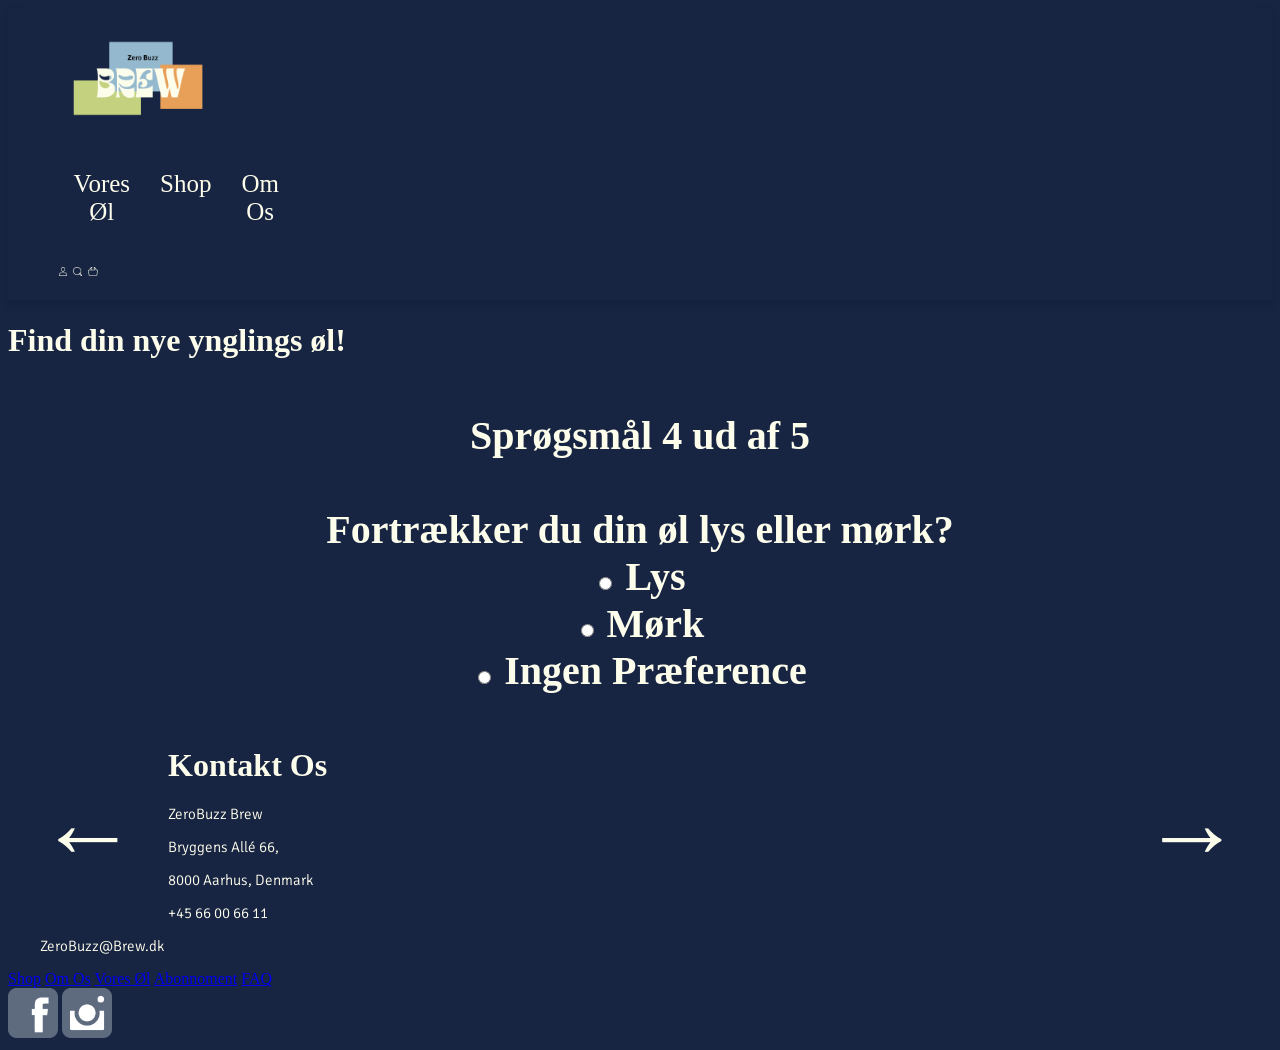
<file: test4.html>
<!DOCTYPE html>
<html lang="en">
<head>
    <meta charset="UTF-8">
    <meta name="viewport" content="width=device-width, initial-scale=1.0">
    <link rel="preconnect" href="https://fonts.googleapis.com">
    <link rel="preconnect" href="https://fonts.gstatic.com" crossorigin>
    <link href="https://fonts.googleapis.com/css2?family=Abril+Fatface&family=Signika:wght@300..700&display=swap" rel="stylesheet">
    <link rel="stylesheet" href="test.css">
    <title>ZeroBuzz Brew | Special øl uden alkohol | Alkoholfri | Forside</title>
</head>
<body>
    <header>
        <a href="" class="menu"></a>
        <input type="checkbox" id="menu-bar">
        <label for="menu-bar">Menu</label>

        <nav class="navbar">

            <a href="index.html">
                <img src="/img/mork.logo.png" id="headlogo" alt="logo">
            </a>

            <ul>
                <li><a href="#">Vores Øl</a>
                    <ul>
                        <li><a href="#">Beskrivelse af øllene</a></li>
                        <li><a href="testforide.html">Test hvilken øl der passer til din smag</a></li>
                        <li><a href="ourbeer.html">Alkoholfri øl produktion</a></li>
                    </ul>
                </li>
                        
                <li><a href="#">Shop</a>
                    <ul>
                        <li><a href="oversigt.html">Oversigt over øllene</a></li>
                        <li><a href="#">Abonnement</a></li>
                    </ul>
                </li>

                <li><a href="#">Om Os</a>
                    <ul>
                        <li><a href="/info.html">Vores historie</a></li>
                        <li><a href="#">Kontakt</a></li>
                    </ul>
                </li>

            </ul>

            <div class="headikoncontainer">
                <a href="shop.html">
                    <img src="/img/profillys.webp" class="headikon" alt="ikon af profil">
                </a>

                <a href="#">
                    <img src="/img/searchlys.webp" class="headikon" alt="ikon af loop til søgning af ord">
                </a>

                <a href="#">
                    <img src="/img/kurvlys.webp" class="headikon" alt="ikon til shoppingkurv og køb">
                </a>
            </div>
        </nav>
    </header>
    
    <main>
        <h1>
            Find din nye ynglings øl!
        </h1>
        <h2>
            Sprøgsmål 4 ud af 5 <br> <br>
            Fortrækker du din øl lys eller mørk? <br>
            <label><input type="radio" name="capital" value="Lys"> Lys</label><br>
            <label><input type="radio" name="capital" value="Mork"> Mørk</label><br>
            <label><input type="radio" name="capital" value="IngenPraference"> Ingen Præference</label><br>
        </h2>

        <div class="pilh">
            <a href="test5.html"> &#8594;</a>
            </div>

         <div class="pilv">
                <a href="test3.html">&#8592;</a>
            </div>
    </main>

    <footer>
        <div class="footer">
            <div id="section1">
                <div>
                    <h1>Kontakt Os</h1>
                    <p>ZeroBuzz Brew</p>
                    <p>Bryggens Allé 66,</p>
                    <p>8000 Aarhus, Denmark</p>
                    <p>+45 66 00 66 11</p>
                    <p>ZeroBuzz@Brew.dk</p>
                </div>
                <div id="footerlinks">
                    <a href="abonnoment.html">Shop</a>
                    <a href="abonnoment.html">Om Os</a>
                    <a href="abonnoment.html">Vores Øl</a>
                    <a href="abonnoment.html">Abonnoment</a>
                    <a href="abonnoment.html">FAQ</a>
                </div>
            </div>
            <div id="socialmedier">
                <img src="img/fb.webp" alt="Facebook icon" width="50">
                <img src="img/ig.webp" alt="Instagram icon" width="50">
            </div>
        </div>
    </footer>
    
</body>
</html>
</file>
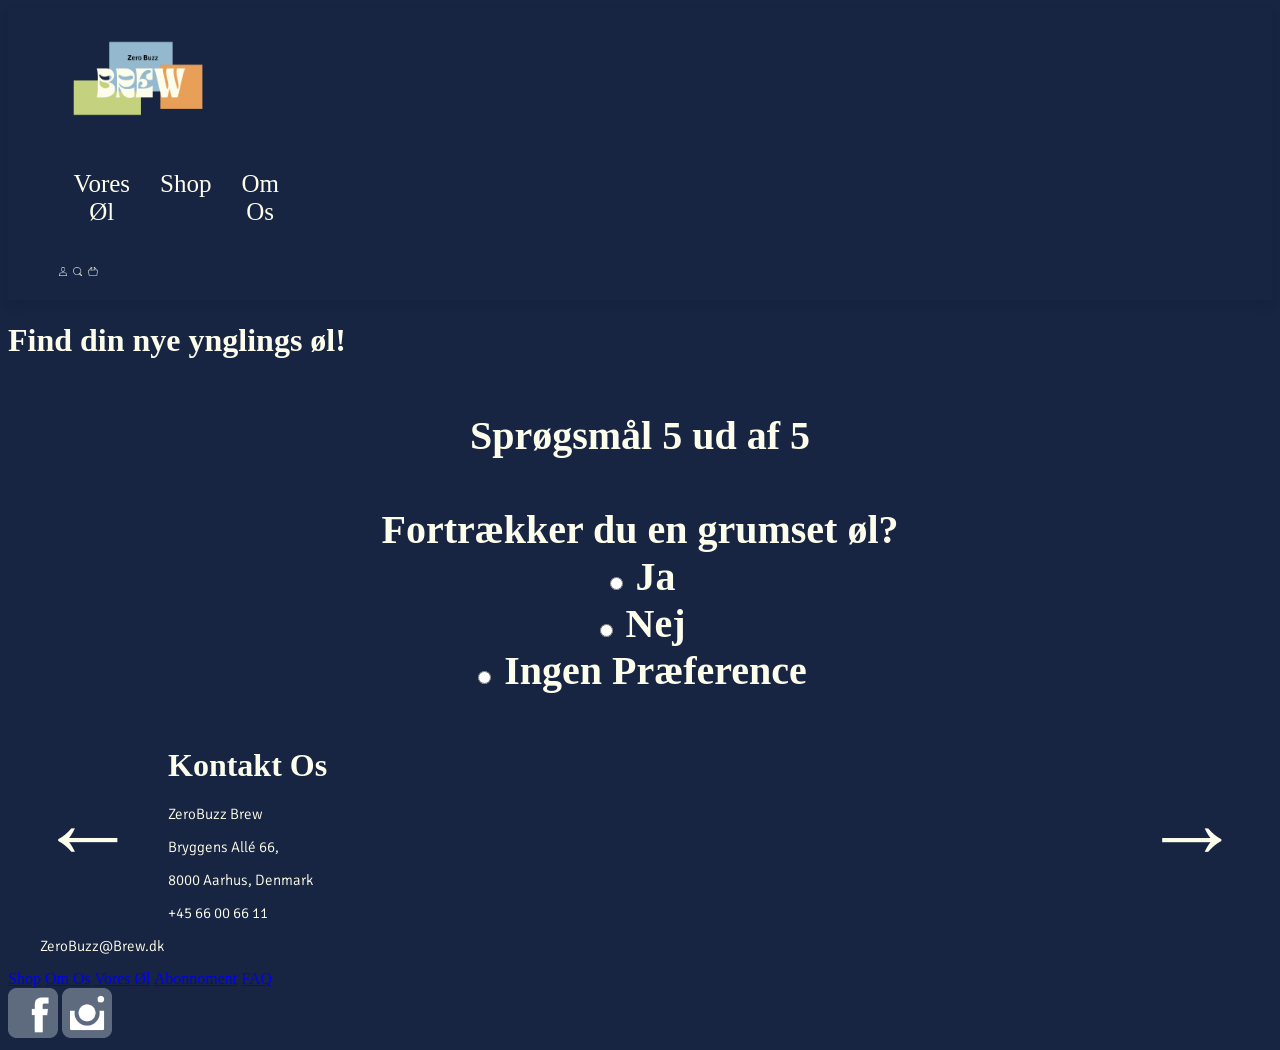
<file: test5.html>
<!DOCTYPE html>
<html lang="en">
<head>
    <meta charset="UTF-8">
    <meta name="viewport" content="width=device-width, initial-scale=1.0">
    <link rel="preconnect" href="https://fonts.googleapis.com">
    <link rel="preconnect" href="https://fonts.gstatic.com" crossorigin>
    <link href="https://fonts.googleapis.com/css2?family=Abril+Fatface&family=Signika:wght@300..700&display=swap" rel="stylesheet">
    <link rel="stylesheet" href="test.css">
    <title>ZeroBuzz Brew | Special øl uden alkohol | Alkoholfri | Forside</title>
</head>
<body>
    <header>
        <a href="" class="menu"></a>
        <input type="checkbox" id="menu-bar">
        <label for="menu-bar">Menu</label>

        <nav class="navbar">

            <a href="index.html">
                <img src="/img/mork.logo.png" id="headlogo" alt="logo">
            </a>

            <ul>
                <li><a href="#">Vores Øl</a>
                    <ul>
                        <li><a href="#">Beskrivelse af øllene</a></li>
                        <li><a href="testforide.html">Test hvilken øl der passer til din smag</a></li>
                        <li><a href="ourbeer.html">Alkoholfri øl produktion</a></li>
                    </ul>
                </li>
                        
                <li><a href="#">Shop</a>
                    <ul>
                        <li><a href="oversigt.html">Oversigt over øllene</a></li>
                        <li><a href="#">Abonnement</a></li>
                    </ul>
                </li>

                <li><a href="#">Om Os</a>
                    <ul>
                        <li><a href="/info.html">Vores historie</a></li>
                        <li><a href="#">Kontakt</a></li>
                    </ul>
                </li>

            </ul>

            <div class="headikoncontainer">
                <a href="shop.html">
                    <img src="/img/profillys.webp" class="headikon" alt="ikon af profil">
                </a>

                <a href="#">
                    <img src="/img/searchlys.webp" class="headikon" alt="ikon af loop til søgning af ord">
                </a>

                <a href="#">
                    <img src="/img/kurvlys.webp" class="headikon" alt="ikon til shoppingkurv og køb">
                </a>
            </div>
        </nav>
    </header>
    
    <main>
        <h1>
            Find din nye ynglings øl!
        </h1>
        <h2>
            Sprøgsmål 5 ud af 5 <br> <br>
            Fortrækker du en grumset øl? <br>
            <label><input type="radio" name="capital" value="Ja"> Ja</label><br>
            <label><input type="radio" name="capital" value="Nej"> Nej</label><br>
            <label><input type="radio" name="capital" value="IngenPraference"> Ingen Præference</label><br>
        </h2>

        <div class="pilh">
            <a href="resultat.html"> &#8594;</a>
            </div>

        <div class="pilv">
                <a href="test4.html">&#8592;</a>
            </div>
            
    </main>

    <footer>
        <div class="footer">
            <div id="section1">
                <div>
                    <h1>Kontakt Os</h1>
                    <p>ZeroBuzz Brew</p>
                    <p>Bryggens Allé 66,</p>
                    <p>8000 Aarhus, Denmark</p>
                    <p>+45 66 00 66 11</p>
                    <p>ZeroBuzz@Brew.dk</p>
                </div>
                <div id="footerlinks">
                    <a href="abonnoment.html">Shop</a>
                    <a href="abonnoment.html">Om Os</a>
                    <a href="abonnoment.html">Vores Øl</a>
                    <a href="abonnoment.html">Abonnoment</a>
                    <a href="abonnoment.html">FAQ</a>
                </div>
            </div>
            <div id="socialmedier">
                <img src="img/fb.webp" alt="Facebook icon" width="50">
                <img src="img/ig.webp" alt="Instagram icon" width="50">
            </div>
        </div>
    </footer>
    
</body>
</html>
</file>
<file: style.css>
@import url('https://fonts.googleapis.com/css2?family=Abril+Fatface&family=Signika:wght@300..700&display=swap');


* {
    margin: 0;
    padding: 0;
    box-sizing: border-box;
}

:root {
    --sort: #172442;
    --hvid: #fdfdeb;
    --gron:#c5d27f;
    --orange: #f39c45;
    --blaa:#89b9cf;
    --lysrod: #f3a0b9;
    --lilla: #5d4aa1;
    --brun: #57341c;
    --graa: #5e6b7f;

    
    --fatface:"Abril Fatface", serif;
    --signika: "Signika", sans-serif;
}

body {
    background-color: var(--hvid);
}

h1 {
    font-family: var(--fatface);
    font-weight: 400;

}

h2 {
    font-family: var(--fatface);
    font-size: 40px;
    font-weight: 400;
}

h3 {
    font-family: var(--fatface);
    font-weight: 400;
    font-size: 20px;
}

a {
    font-family: var(--fatface);

}

p {
    font-family: var(--signika);
}





header {
    width: 100%;
    background: var(--hvid);
    box-shadow: 0 5px 10px rgba(0,0,0,0.1);
    padding: 20px 4%;
    display: flex;
    z-index: 1000;
    text-transform: none;
    position: sticky;
}

header .navbar {
    width: 100%;
    display: flex;
    justify-content: space-between;

}

#headlogo {
    width: 170px;
}

.headikon {
    width: 60%;
}

.headikoncontainer {
    display: flex;
    justify-content: space-between;
    width: 15%;
    align-self: center;
    padding-top: 20px;

}



header .navbar ul {
    list-style: none;
    width: 60%;
    padding: 0%;
    display: flex;
    justify-content: space-between;
    align-self: center;


}

header .navbar ul li {
    text-decoration-color: var(--hvid);
    position: relative;
    width: 120%;
    text-align: center;

}

header .navbar ul li a {
    text-decoration: none;
    font-size: 25px;
    padding: 15px;
    padding-bottom: 0px;
    color: var(--sort);
    display: block;

}

header .navbar ul li a:hover {
    background: var(--grå);
    color: var(--orange);

    
}

header .navbar ul li ul {
    position: absolute;
    width: 100%;
    background: var(--hvid);
    display: none;

}

header .navbar ul li ul li {
    width: 100%;

    /*border-top: 1px solid var(--sort);*/

}

header .navbar ul li ul li a{
    width: 100%;
    font-size: 20px;
    padding: 10px;

    /*border-top: 1px solid var(--sort);*/

}

header .navbar ul li ul li ul {
    left: 100px;
    top:0;
    
    
}

header .navbar ul li:focus-within > ul,
header .navbar ul li:hover > ul {
    display: block;
}

header label {
    font-size: 15px;
    color: var(--grå);
    cursor: pointer;
    display: none;
}

#menu-bar {
    display: none;
}




#skaal {
    width: 100%;
}


#bestsell {
    padding: 30px;
    text-align: center;
    color: #172442;
}

#bestsellere {
    margin: auto;
    width: 50%;
    display: flex;
    justify-content: space-between;
}


.brew {
    width: 90%;
}

#gronbrew {
    width: 130%;
}






.smagskendere {
    padding: 30px;
    background-color: var(--sort);
  }

.smagskendere h2 {
    text-align: center;
    color: var(--hvid);
    margin-bottom: 15px;
}

.smagskendere figure {
    display: flex;
    justify-content: space-evenly;
    height: 250px;
}

.smagskendere figure p {
    width: 90%;
    margin: auto;
}


.card {
    text-align: center;
    color: var(--hvid);
    padding: 5px;
}

.flip-card img {
    width: 100%;
}

/* The flip card container - set the width and height to whatever you want. We have added the border property to demonstrate that the flip itself goes out of the box on hover (remove perspective if you don't want the 3D effect */
.flip-card {
    background-color: transparent;
    width: 200px;
    height: 200px;
    border: 1px solid #f1f1f1;
    perspective: 1000px; /* Remove this if you don't want the 3D effect */
  }
  
  /* This container is needed to position the front and back side */
  .flip-card-inner {
    position: relative;
    width: 100%;
    height: 100%;
    text-align: center;
    transition: transform 0.8s;
    transform-style: preserve-3d;
  }
  
  /* Do an horizontal flip when you move the mouse over the flip box container */
  .flip-card:hover .flip-card-inner {
    transform: rotateY(180deg);
  }
  
  /* Position the front and back side */
  .flip-card-front, .flip-card-back {
    position: absolute;
    width: 100%;
    height: 100%;
    -webkit-backface-visibility: hidden; /* Safari */
    backface-visibility: hidden;
  }
  
  /* Style the front side (fallback if image is missing) */
  .flip-card-front {
    background-color: var(--sort);
    color: black;
  }
  
  /* Style the back side */
  .flip-card-back {
    background-color: var(--sort);
    color: var(--hvid);
    transform: rotateY(180deg);
    align-content: center;
  }

  .flipcards {
      display: flex;
      justify-content: space-between;
      gap: 20px;
  }

  #ølletsRejse,  #ølletsRejse-produktion {
    text-align: center;
    padding: 30px;
    color: var(--sort);
  }

  #ølletsRejse-produktion {color: var(--hvid); background-color: var(--sort);}

  .produktion {
    padding: 30px;
    color: var(--sort);
}

#overskriftproduktion {
    text-align: center;
    padding: 22px;
}

#produktiontekst {
    display: grid;
    grid-template-columns: 1fr 1fr;
    gap: 40px;
    width: 80%;
    line-height: 1.6;
    margin: auto;
}

/* our beer nederste sektion */
#produktiontekst1 {
    text-align: center;
}

.facts {
    justify-self: center;
    padding: 100px;
    background-color: var(--sort);
}

.gridfacts {
    display: grid;
    grid-template-columns: 1fr 1fr 1fr;
    text-align: center;
    line-height: 1.6;
    gap: 40px;
    color: var(--hvid);
}

.facts img, .factsmork img, .kontaktoplysninger img {
    width: 80px;
    height: 80px;
    margin: 20px;
}

.factsmork {
    padding: 100px;
    background-color: var(--hvid);
}

.factsmork p {color: var(--sort);}

.kontaktoplysninger {
    padding: 100px;
    background-color: var(--sort);
    color: var(--hvid);
}

#produktiontekst3 img {
    height: 400px;
}


#produktiontekst2 {
    display: grid;
    grid-template-columns: 1fr 1fr;
    gap: 40px;
    width: 85%;
    line-height: 1.6;
    padding-top: 3%;
    margin: auto;
}

.fejl {
    display: grid;
    grid-template-columns: 1fr 1fr;
    gap: 40px;
    width: 70%;
    line-height: 1.6;
    padding-top: 3%;
    margin: auto;
    align-items: center;
    color: var(--sort);
}

#fejltekst h1 {
    font-size: 4.5rem;
}

#fejltekst p {
    font-size: 30px;
}

#fejltekst {
    text-align: center;
}

#fejlbillede img {
    width: 360px;
}

.tilbageforsideknap {
    border: none;
    color: var(--hvid);
    padding: 16px 32px;
    text-align: center;
    text-decoration: none;
    display: inline-block;
    font-size: 16px;
    margin: 4px 2px;
    transition-duration: 0.4s;
    cursor: pointer;
  }
  
  .tilbageforsideknap {
    background-color: var(--sort); 
    color: var(--hvid); 
    border: 2px solid var(--sort);
    border-radius: 24px;
  }
  
  .tilbageforsideknap:hover {
    background-color: var(--graa);
    color: var(--sort);
  }

#oversigth2 {
    color: var(--sort);
    text-align: center;
    padding: 30px;
}

#oversigt {
    width: 70%;
    margin: auto;
    display: flex;
    flex-wrap: wrap;
    text-align: center;
}

#oversigt .varianter img {
    width: 40%;
}

#oversigt .varianter  {
    width: 33%;
    padding: 20px;
}

#oversigt a  {
    text-decoration: none;
    color: var(--sort);
}


.produkt {
    display: flex;
    justify-content: space-evenly;
    width: 80%;
    margin: auto;
    padding: 40px;
    gap: 80px;
    color: var(--sort);
}


.beskrivelse {
    width: 40%;
    padding-top: 20px;
}

.beskrivelse img {
    width: 40px;
}

.beskrivelse p {
    font-size: 20px;
}

.beskrivelse .pris {
    font-weight: bold;
    padding-top: 20px;
}

.kobsIkoner {
    display: flex;
    align-items: center;
    gap: 10px;
    padding-top: 10px;
}

.kobsIkoner .mindre {
    width: 25px;
}

.kobsIkoner button {
    width: 100px;
    height: 40px;
    font-family: var(--signika);
    font-size: 16px;
    background-color: var(--gron);
    color: var(--sort);
    border-radius: 10px;
    border: 0px;
}

.kobsIkoner button:hover {
    background-color: var(--orange);    
}

.billedeAfDase {
    width: 40%;
}

.billedeAfDase img {
    width: 70%;
}



.information {
    color: var(--sort);
    width: 70%;
    margin: auto;
    padding: 50px;
}

.information h2 {
    text-align: center;
    padding-bottom: 20px;
}

.information .tekstInformation {
    display: flex;
    gap: 50px;
}

.information .tekstInformation div {
    width: 50%;
    font-size: 20px;
}



.specifikationer {
    background-color: var(--sort);
    color: var(--hvid);
    text-align: center;
    padding: 30px;
}

.specifikationer h2 {
    padding: 20px;
}

.varedeklartion {
    display: flex;
    justify-content: space-evenly;
    width: 80%;
    margin: auto;
}

.speciKasse {
    background-color: var(--hvid);
    color: var(--sort);
    width: 100px;
    height: 100px;
    display: block;

}

.speciKasse h4 {
    font-family: var(--signika);
    font-weight: bold;
    font-size: 25px;
    height: 80%;
    width: 100%;
    align-content: center;
}

.speciKasse p {
    font-size: 13px;
    height: 20%;
}



footer {
    background-color: var(--sort);
    color: var(--hvid);
    padding: 5%;
    line-height: 1.6;
    display: flex;;
    width: 100%;
}

.footer {
    display: flex;
    justify-content: space-between;
    gap: 60px;
    width: 100%;
    
}

.footer h1 {
    border-top: 1px solid var(--hvid);
    width: 120%;
    padding-top: 20px;
}

#footerlinks {
    display: flex;
    flex-direction: column;
    align-self: center;
    justify-content: space-between;
    align-self: flex-end;
}

footer a {
    font-family: var(--signika);
}

/* unvisited link */
footer a:link {
    color: var(--hvid);
  }
  
  /* visited link */
footer a:visited {
    color: var(--hvid);
  }
  
  /* mouse over link */
footer a:hover {
    color: var(--graa);
  }
  
  /* selected link */
footer a:active {
    color: var(--blaa);
  }

#socialmedier {
    display: flex;
    justify-content: space-between;
    gap: 20px;
    align-items: end;
}

#socialmedier img {
    width: 60px;
    height: 60px;
}



#section1 {
    display: flex;
    gap: 10%;
    width: 50%;
}
</file>
<file: abonnement.css>
h1 {
    text-align: center;
    margin-top: 5%;
    color: #172442;
}

p {
    margin-left: 8%;
    margin-top: 4%;
    color: #172442;
}

h2 {
    margin-left: 8%;
}

.antal {
    display: flex;
}

.antal input {
    margin-left: 1%;
    height: 10%;
    width: 5%;
    margin-top: 4%;
    color: gray;
}

.ol {
    display: grid;
    grid-template-columns: 50% 50%;
    margin-left: 7%;
    margin-right: 7%;
    gap: 4%;
    margin-top: 5%;

}

.ol img {
    height: 170px;
    margin: 1%;
}

.Amberlager {
    border: 2px solid #172442;
    display: flex;
}

.Amberlager p{
font-size: larger;
margin-left: 25%;
text-align: center;
line-height: 90px;
}

.Amberlager input {
    height: 10%;
    width: 10%;
    margin-top: 25%;
    margin-left: 20%;
    color: grey;
}

.beskrivelse {
    margin: 10%;
    color: #172442;
}

button {
    background-color: #172442;
    color: #fdfdeb;
    margin-top: 20%;
    height: 60px;
    width: 150px;
    font-size: large;
   margin-left: 47%;
}

div.scroll-container {
  background-color: #fdfdeb;
  overflow: auto;
  white-space: nowrap;
  padding: 10px;
}

div.scroll-container img {
  padding: 10px;
}
</file>
<file: test.css>
@import url('https://fonts.googleapis.com/css2?family=Abril+Fatface&family=Signika:wght@300..700&display=swap');


* {
    padding: 0;
    box-sizing: border-box;
}

:root {
    --sort: #172442;
    --hvid: #fdfdeb;
    --gron:#c5d27f;
    --orange: #f39c45;
    --blaa:#89b9cf;
    --lysrod: #f3a0b9;
    --lilla: #5d4aa1;
    --brun: #57341c;
    --graa: #5e6b7f;

    
    --fatface:"Abril Fatface", serif;
    --signika: "Signika", sans-serif;
}

body {
    background-color: var(--sort);
    color: var(--hvid);
}
header {
    width: 100%;
    background: var(--sort);
    box-shadow: 0 5px 10px rgba(0,0,0,0.1);
    padding: 20px 4%;
    display: flex;
    z-index: 1000;
    text-transform: none;
    position: sticky;
}

#headlogo {
    width: 170px;
}

.headikon {
    width: 60%;
}

.headikoncontainer {
    display: flex;
    justify-content: space-between;
    width: 15%;
    align-self: center;
    padding-top: 20px;

}

header .navbar ul {
    list-style: none;
    width: 60%;
    padding: 0%;
    display: flex;
    justify-content: space-between;
    align-self: center;
}

header .navbar ul li {
    text-decoration-color: var(--hvid);
    position: relative;
    width: 120%;
    text-align: center;
}

header .navbar ul li a {
    text-decoration: none;
    font-size: 25px;
    padding: 15px;
    padding-bottom: 0px;
    color: var(--hvid);
    display: block;
}

header .navbar ul li a:hover {
    background: var(--grå);
    color: var(--orange);
}

header .navbar ul li ul {
    position: absolute;
    width: 100%;
    background: var(--sort);
    display: none;
}

header .navbar ul li ul li {
    width: 100%;

    /*border-top: 1px solid var(--sort);*/
}

header .navbar ul li ul li a{
    width: 100%;
    font-size: 20px;
    padding: 10px;

    /*border-top: 1px solid var(--sort);*/
}

header .navbar ul li ul li ul {
    left: 100px;
    top:0;
}

header .navbar ul li:focus-within > ul,
header .navbar ul li:hover > ul {
    display: block;
}

header label {
    font-size: 15px;
    color: var(--grå);
    cursor: pointer;
    display: none;
}

#menu-bar {
    display: none;
}






h2{
    font-size: 40px;
    text-align: center;
    padding: 20px;
}

p{
    font-size: 25px;
    font-family: var(--signika);
    font-weight: 100;
    margin-left: 32px;
}

button {
    margin: 30px;
    width: 80px;
    height: 50px;
}

.pilh{
    float: right;
    padding: 30px;
    font-size:100px
}

/* unvisited link */
.pilh a:link {
    color: var(--hvid);
    text-decoration: none;
  }
  
  /* visited link */
.pilh a:visited {
    color: var(--hvid);
    text-decoration: none;
  }

  .pilv{
    float: left;
    padding: 30px;
    font-size:100px
}

/* unvisited link */
.pilv a:link {
    color: var(--hvid);
    text-decoration: none;
  }
  
  /* visited link */
.pilv a:visited {
    color: var(--hvid);
    text-decoration: none;
  }

footer p {
    font-size: 15px;
    
}
</file>
